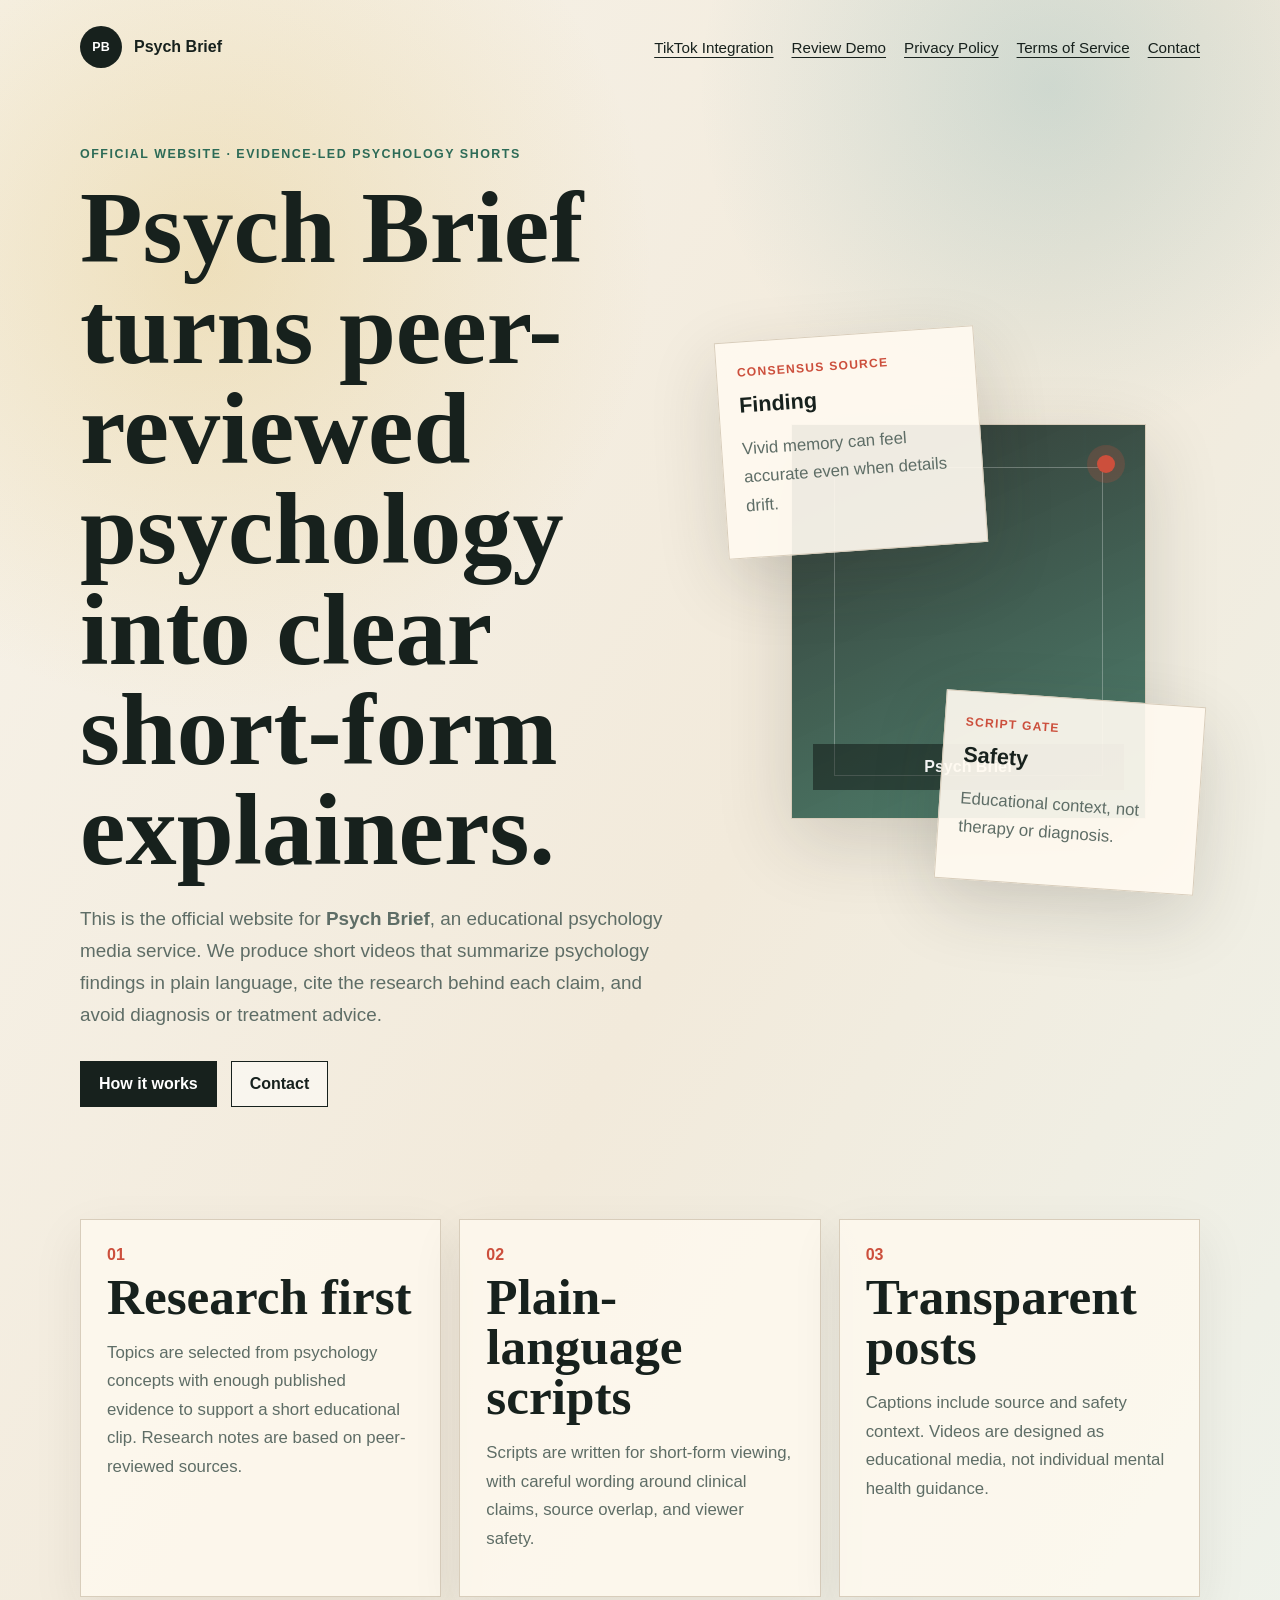
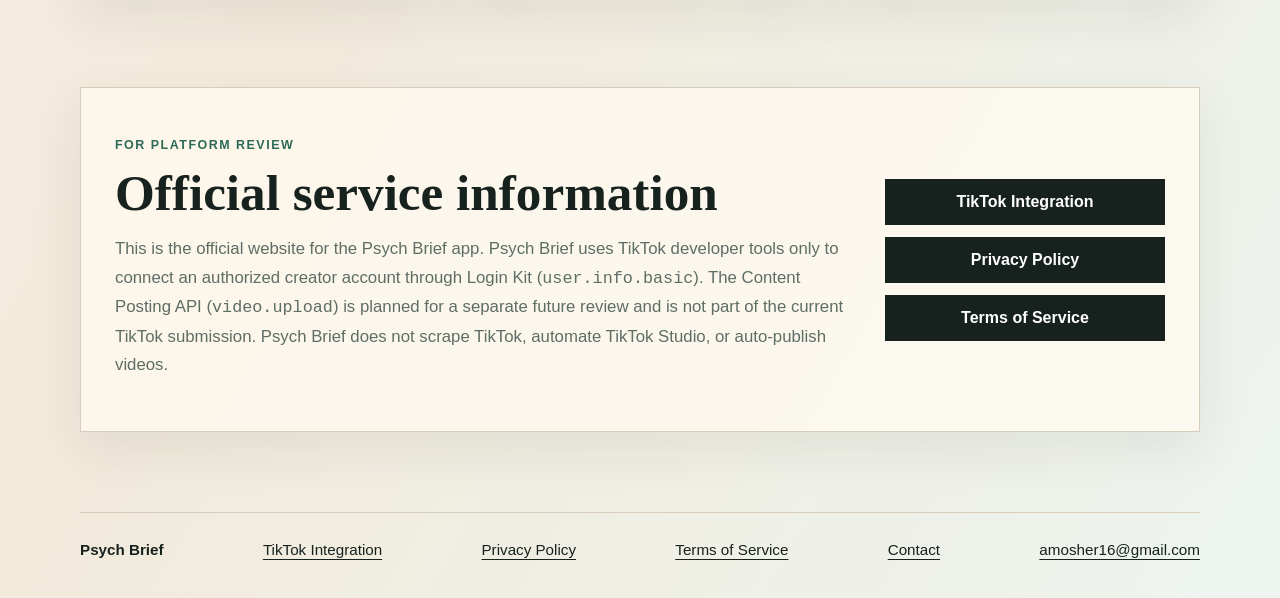
<file: index.html>
<!doctype html>
<html lang="en">
  <head>
    <meta charset="utf-8" />
    <meta name="viewport" content="width=device-width, initial-scale=1" />
    <title>Psych Brief &mdash; Official Website</title>
    <meta
      name="description"
      content="Official website for Psych Brief, an educational psychology media service that creates research-backed short-form explainers with source disclosure and safety context."
    />
    <link rel="canonical" href="https://psychbrief.online/" />
    <link rel="icon" type="image/png" sizes="1024x1024" href="/psychbrief-app-icon.png" />
    <link rel="apple-touch-icon" href="/psychbrief-app-icon.png" />
    <link rel="stylesheet" href="/styles.css" />
  </head>
  <body>
    <header class="site-header">
      <a class="brand" href="/" aria-label="Psych Brief home">
        <span class="brand-mark" aria-hidden="true">PB</span>
        <span>Psych Brief</span>
      </a>
      <nav aria-label="Primary navigation">
        <a href="/tiktok">TikTok Integration</a>
        <a href="/review-demo">Review Demo</a>
        <a href="/privacy">Privacy Policy</a>
        <a href="/terms">Terms of Service</a>
        <a href="/contact">Contact</a>
      </nav>
    </header>

    <main>
      <section class="hero">
        <div class="hero-copy">
          <p class="eyebrow">Official website &middot; Evidence-led psychology shorts</p>
          <h1>Psych Brief turns peer-reviewed psychology into clear short-form explainers.</h1>
          <p>
            This is the official website for <strong>Psych Brief</strong>, an educational psychology
            media service. We produce short videos that summarize psychology findings in plain
            language, cite the research behind each claim, and avoid diagnosis or treatment advice.
          </p>
          <div class="hero-actions">
            <a class="button primary" href="#how-it-works">How it works</a>
            <a class="button secondary" href="/contact">Contact</a>
          </div>
        </div>
        <div class="brief-visual" aria-label="Psych Brief research-to-video workflow">
          <div class="paper-card one">
            <span>Consensus source</span>
            <strong>Finding</strong>
            <p>Vivid memory can feel accurate even when details drift.</p>
          </div>
          <div class="paper-card two">
            <span>Script gate</span>
            <strong>Safety</strong>
            <p>Educational context, not therapy or diagnosis.</p>
          </div>
          <div class="video-frame">
            <div class="caption-bar">Psych Brief</div>
            <div class="pulse-dot"></div>
          </div>
        </div>
      </section>

      <section id="how-it-works" class="section-grid">
        <article>
          <span class="step">01</span>
          <h2>Research first</h2>
          <p>
            Topics are selected from psychology concepts with enough published evidence to support
            a short educational clip. Research notes are based on peer-reviewed sources.
          </p>
        </article>
        <article>
          <span class="step">02</span>
          <h2>Plain-language scripts</h2>
          <p>
            Scripts are written for short-form viewing, with careful wording around clinical claims,
            source overlap, and viewer safety.
          </p>
        </article>
        <article>
          <span class="step">03</span>
          <h2>Transparent posts</h2>
          <p>
            Captions include source and safety context. Videos are designed as educational media,
            not individual mental health guidance.
          </p>
        </article>
      </section>

      <section class="policy-band">
        <div>
          <p class="eyebrow">For platform review</p>
          <h2>Official service information</h2>
          <p>
            This is the official website for the Psych Brief app. Psych Brief uses TikTok developer
            tools only to connect an authorized creator account through Login Kit
            (<code>user.info.basic</code>). The Content Posting API
            (<code>video.upload</code>) is planned for a separate future review and is not part of
            the current TikTok submission. Psych Brief does not scrape TikTok, automate TikTok
            Studio, or auto-publish videos.
          </p>
        </div>
        <div class="policy-links">
          <a href="/tiktok">TikTok Integration</a>
          <a href="/privacy">Privacy Policy</a>
          <a href="/terms">Terms of Service</a>
        </div>
      </section>
    </main>

    <footer>
      <span>Psych Brief</span>
      <a href="/tiktok">TikTok Integration</a>
      <a href="/privacy">Privacy Policy</a>
      <a href="/terms">Terms of Service</a>
      <a href="/contact">Contact</a>
      <a href="mailto:amosher16@gmail.com">amosher16@gmail.com</a>
    </footer>
  </body>
</html>
</file>
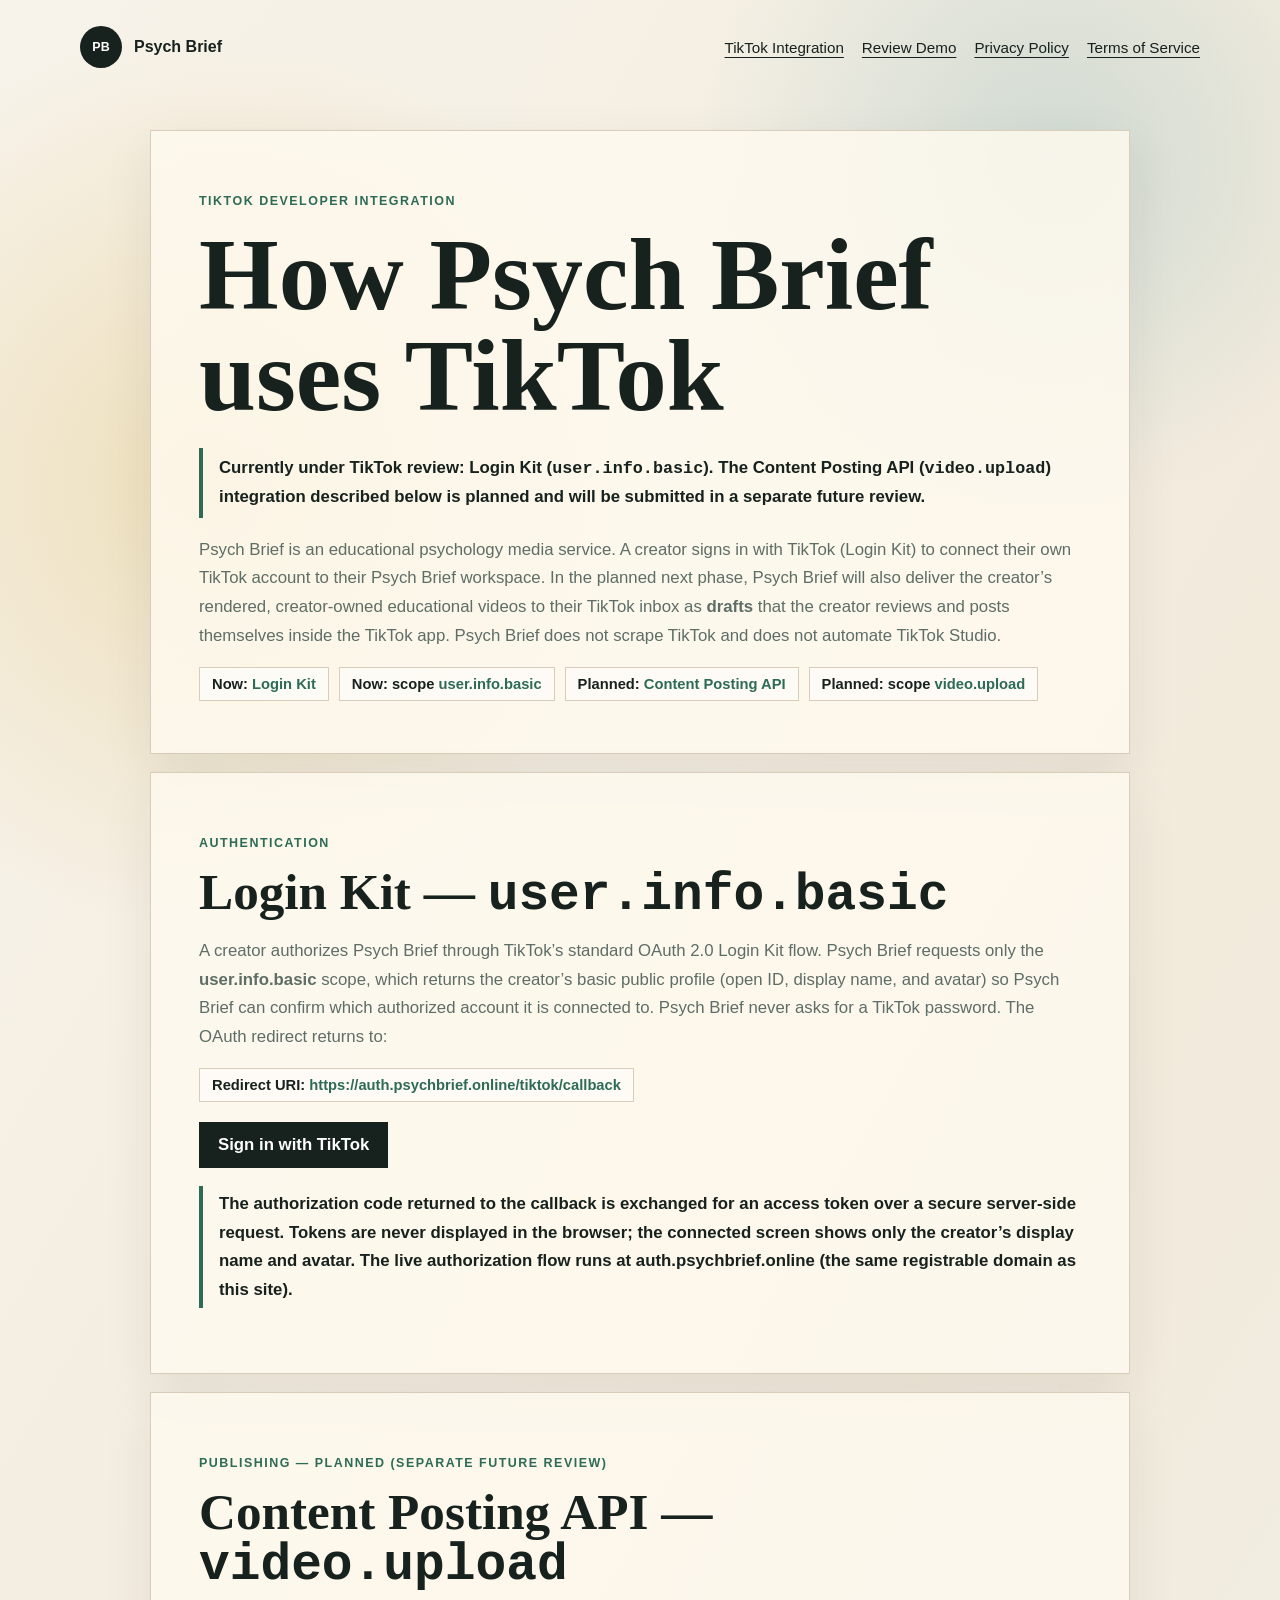
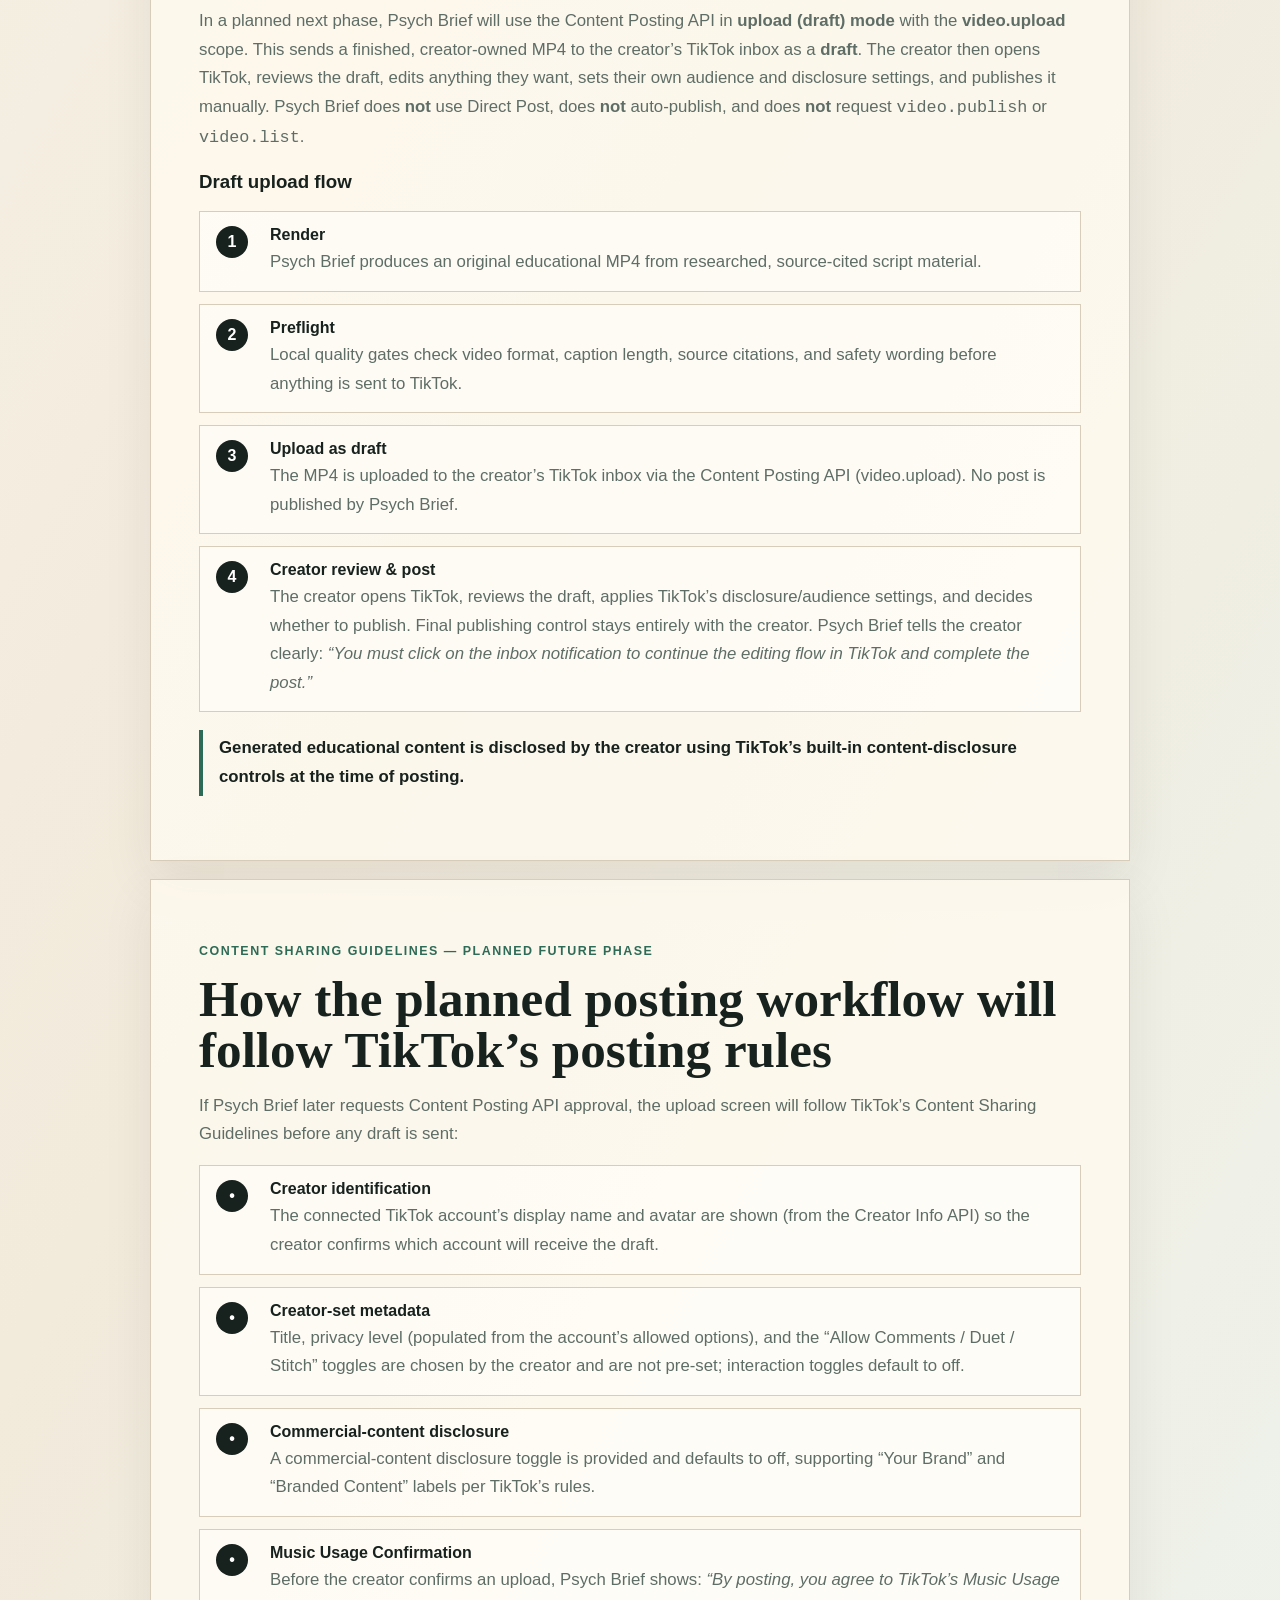
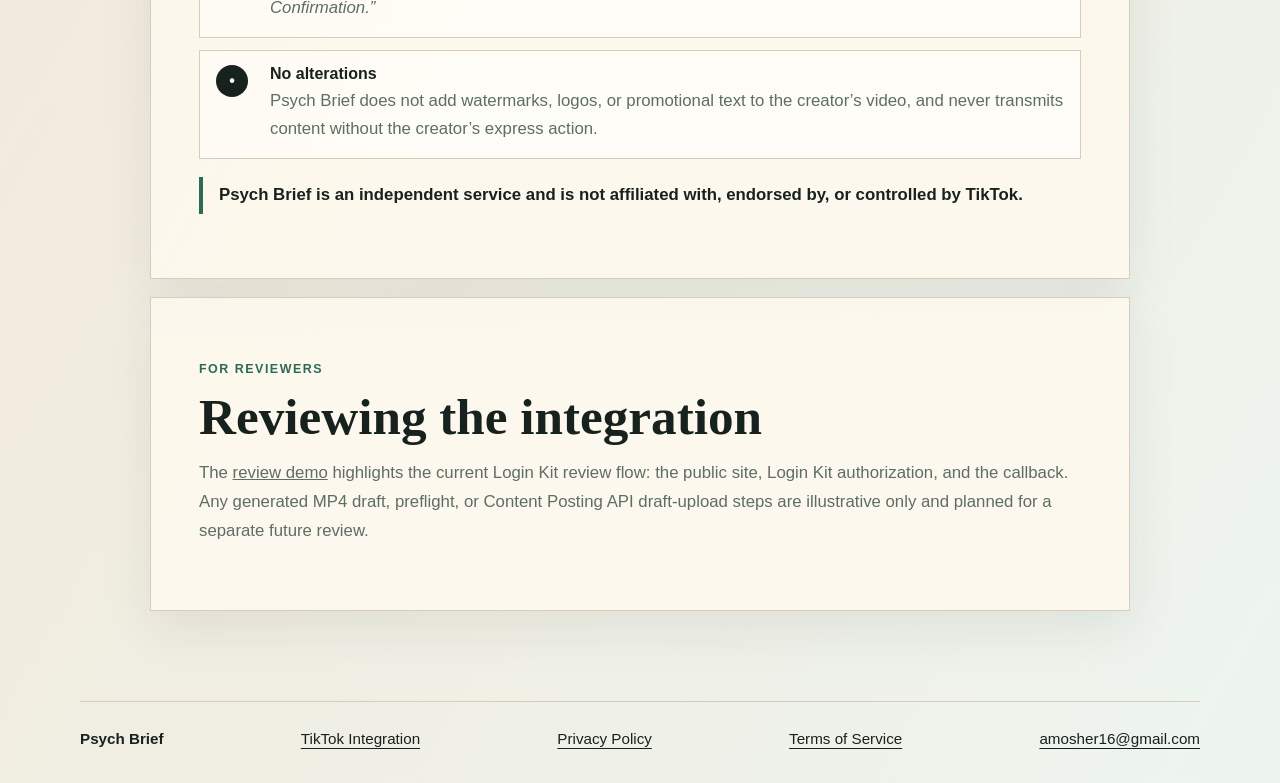
<file: tiktok/index.html>
<!doctype html>
<html lang="en">
  <head>
    <meta charset="utf-8" />
    <meta name="viewport" content="width=device-width, initial-scale=1" />
    <title>TikTok Integration | Psych Brief</title>
    <meta
      name="description"
      content="How Psych Brief uses TikTok Login Kit for user.info.basic authorization, with Content Posting API draft uploads planned for a separate future review."
    />
    <link rel="canonical" href="https://psychbrief.online/tiktok" />
    <link rel="icon" type="image/png" sizes="1024x1024" href="/psychbrief-app-icon.png" />
    <link rel="apple-touch-icon" href="/psychbrief-app-icon.png" />
    <link rel="stylesheet" href="/styles.css" />
    <style>
      .tk-shell { max-width: 980px; margin: 36px auto 90px; }
      .tk-card {
        border: 1px solid var(--line);
        background: rgba(255, 250, 240, 0.82);
        box-shadow: 0 18px 48px rgba(42, 44, 36, 0.08);
        padding: clamp(24px, 5vw, 48px);
      }
      .tk-card + .tk-card { margin-top: 18px; }
      .tk-card h2 { margin-top: 0; }
      .pill-row { display: flex; flex-wrap: wrap; gap: 10px; margin: 16px 0 4px; }
      .pill {
        border: 1px solid var(--line);
        background: rgba(255, 255, 255, 0.55);
        padding: 8px 12px;
        font-weight: 800;
        font-size: 0.92rem;
      }
      .pill strong { color: var(--moss); }
      .flow-steps { list-style: none; padding: 0; margin: 16px 0 0; display: grid; gap: 12px; }
      .flow-steps li {
        display: grid;
        grid-template-columns: 40px 1fr;
        gap: 14px;
        align-items: start;
        border: 1px solid var(--line);
        background: rgba(255, 255, 255, 0.45);
        padding: 14px 16px;
      }
      .flow-steps .n {
        display: grid; place-items: center;
        width: 32px; height: 32px;
        background: var(--ink); color: #fff;
        border-radius: 50%; font-weight: 900;
      }
      .flow-steps p { margin: 4px 0 0; }
      .note {
        border-left: 4px solid var(--moss);
        padding: 4px 0 4px 16px;
        margin-top: 18px;
        color: var(--ink);
        font-weight: 700;
      }
    </style>
  </head>
  <body>
    <header class="site-header">
      <a class="brand" href="/" aria-label="Psych Brief home">
        <span class="brand-mark" aria-hidden="true">PB</span>
        <span>Psych Brief</span>
      </a>
      <nav aria-label="Primary navigation">
        <a href="/tiktok">TikTok Integration</a>
        <a href="/review-demo">Review Demo</a>
        <a href="/privacy">Privacy Policy</a>
        <a href="/terms">Terms of Service</a>
      </nav>
    </header>

    <main class="tk-shell">
      <section class="tk-card">
        <p class="eyebrow">TikTok developer integration</p>
        <h1>How Psych Brief uses TikTok</h1>
        <p class="note" style="border-left:4px solid var(--moss);padding:6px 0 6px 16px;margin:0 0 18px;font-weight:700;color:var(--ink);">
          Currently under TikTok review: <strong>Login Kit</strong> (<code>user.info.basic</code>).
          The <strong>Content Posting API</strong> (<code>video.upload</code>) integration described
          below is <strong>planned</strong> and will be submitted in a separate future review.
        </p>
        <p>
          Psych Brief is an educational psychology media service. A creator signs in with TikTok
          (Login Kit) to connect their own TikTok account to their Psych Brief workspace. In the
          planned next phase, Psych Brief will also deliver the creator&rsquo;s rendered, creator-owned
          educational videos to their TikTok inbox as <strong>drafts</strong> that the creator reviews
          and posts themselves inside the TikTok app. Psych Brief does not scrape TikTok and does not
          automate TikTok Studio.
        </p>
        <div class="pill-row">
          <span class="pill">Now: <strong>Login Kit</strong></span>
          <span class="pill">Now: scope <strong>user.info.basic</strong></span>
          <span class="pill">Planned: <strong>Content Posting API</strong></span>
          <span class="pill">Planned: scope <strong>video.upload</strong></span>
        </div>
      </section>

      <section class="tk-card" id="login-kit">
        <p class="eyebrow">Authentication</p>
        <h2>Login Kit &mdash; <code>user.info.basic</code></h2>
        <p>
          A creator authorizes Psych Brief through TikTok&rsquo;s standard OAuth 2.0 Login Kit flow.
          Psych Brief requests only the <strong>user.info.basic</strong> scope, which returns the
          creator&rsquo;s basic public profile (open ID, display name, and avatar) so Psych Brief can
          confirm which authorized account it is connected to. Psych Brief never asks for a TikTok
          password. The OAuth redirect returns to:
        </p>
        <div class="pill-row">
          <span class="pill">Redirect URI: <strong>https://auth.psychbrief.online/tiktok/callback</strong></span>
        </div>
        <p style="margin:20px 0 6px;">
          <a class="button primary" href="https://auth.psychbrief.online/tiktok/login">Sign in with TikTok</a>
        </p>
        <p class="note">
          The authorization code returned to the callback is exchanged for an access token over a
          secure server-side request. Tokens are never displayed in the browser; the connected screen
          shows only the creator&rsquo;s display name and avatar. The live authorization flow runs at
          <strong>auth.psychbrief.online</strong> (the same registrable domain as this site).
        </p>
      </section>

      <section class="tk-card" id="content-posting">
        <p class="eyebrow">Publishing &mdash; planned (separate future review)</p>
        <h2>Content Posting API &mdash; <code>video.upload</code></h2>
        <p>
          In a planned next phase, Psych Brief will use the Content Posting API in
          <strong>upload (draft) mode</strong> with the <strong>video.upload</strong> scope. This sends
          a finished, creator-owned MP4 to the
          creator&rsquo;s TikTok inbox as a <strong>draft</strong>. The creator then opens TikTok,
          reviews the draft, edits anything they want, sets their own audience and disclosure
          settings, and publishes it manually. Psych Brief does <strong>not</strong> use Direct Post,
          does <strong>not</strong> auto-publish, and does <strong>not</strong> request
          <code>video.publish</code> or <code>video.list</code>.
        </p>
        <h3>Draft upload flow</h3>
        <ol class="flow-steps">
          <li>
            <span class="n">1</span>
            <div>
              <strong>Render</strong>
              <p>Psych Brief produces an original educational MP4 from researched, source-cited script material.</p>
            </div>
          </li>
          <li>
            <span class="n">2</span>
            <div>
              <strong>Preflight</strong>
              <p>Local quality gates check video format, caption length, source citations, and safety wording before anything is sent to TikTok.</p>
            </div>
          </li>
          <li>
            <span class="n">3</span>
            <div>
              <strong>Upload as draft</strong>
              <p>The MP4 is uploaded to the creator&rsquo;s TikTok inbox via the Content Posting API (video.upload). No post is published by Psych Brief.</p>
            </div>
          </li>
          <li>
            <span class="n">4</span>
            <div>
              <strong>Creator review &amp; post</strong>
              <p>The creator opens TikTok, reviews the draft, applies TikTok&rsquo;s disclosure/audience settings, and decides whether to publish. Final publishing control stays entirely with the creator. Psych Brief tells the creator clearly: <em>&ldquo;You must click on the inbox notification to continue the editing flow in TikTok and complete the post.&rdquo;</em></p>
            </div>
          </li>
        </ol>
        <p class="note">
          Generated educational content is disclosed by the creator using TikTok&rsquo;s built-in
          content-disclosure controls at the time of posting.
        </p>
      </section>

      <section class="tk-card" id="compliance">
        <p class="eyebrow">Content Sharing Guidelines &mdash; planned future phase</p>
        <h2>How the planned posting workflow will follow TikTok&rsquo;s posting rules</h2>
        <p>
          If Psych Brief later requests Content Posting API approval, the upload screen will follow
          TikTok&rsquo;s Content Sharing Guidelines before any draft is sent:
        </p>
        <ul class="flow-steps">
          <li><span class="n">&bull;</span><div><strong>Creator identification</strong><p>The connected TikTok account&rsquo;s display name and avatar are shown (from the Creator Info API) so the creator confirms which account will receive the draft.</p></div></li>
          <li><span class="n">&bull;</span><div><strong>Creator-set metadata</strong><p>Title, privacy level (populated from the account&rsquo;s allowed options), and the &ldquo;Allow Comments / Duet / Stitch&rdquo; toggles are chosen by the creator and are not pre-set; interaction toggles default to off.</p></div></li>
          <li><span class="n">&bull;</span><div><strong>Commercial-content disclosure</strong><p>A commercial-content disclosure toggle is provided and defaults to off, supporting &ldquo;Your Brand&rdquo; and &ldquo;Branded Content&rdquo; labels per TikTok&rsquo;s rules.</p></div></li>
          <li><span class="n">&bull;</span><div><strong>Music Usage Confirmation</strong><p>Before the creator confirms an upload, Psych Brief shows: <em>&ldquo;By posting, you agree to TikTok&rsquo;s Music Usage Confirmation.&rdquo;</em></p></div></li>
          <li><span class="n">&bull;</span><div><strong>No alterations</strong><p>Psych Brief does not add watermarks, logos, or promotional text to the creator&rsquo;s video, and never transmits content without the creator&rsquo;s express action.</p></div></li>
        </ul>
        <p class="note">
          Psych Brief is an independent service and is not affiliated with, endorsed by, or controlled
          by TikTok.
        </p>
      </section>

      <section class="tk-card">
        <p class="eyebrow">For reviewers</p>
        <h2>Reviewing the integration</h2>
        <p>
          The <a href="/review-demo">review demo</a> highlights the current Login Kit review flow:
          the public site, Login Kit authorization, and the callback. Any generated MP4 draft,
          preflight, or Content Posting API draft-upload steps are illustrative only and planned for
          a separate future review.
        </p>
      </section>
    </main>

    <footer>
      <span>Psych Brief</span>
      <a href="/tiktok">TikTok Integration</a>
      <a href="/privacy">Privacy Policy</a>
      <a href="/terms">Terms of Service</a>
      <a href="mailto:amosher16@gmail.com">amosher16@gmail.com</a>
    </footer>
  </body>
</html>
</file>
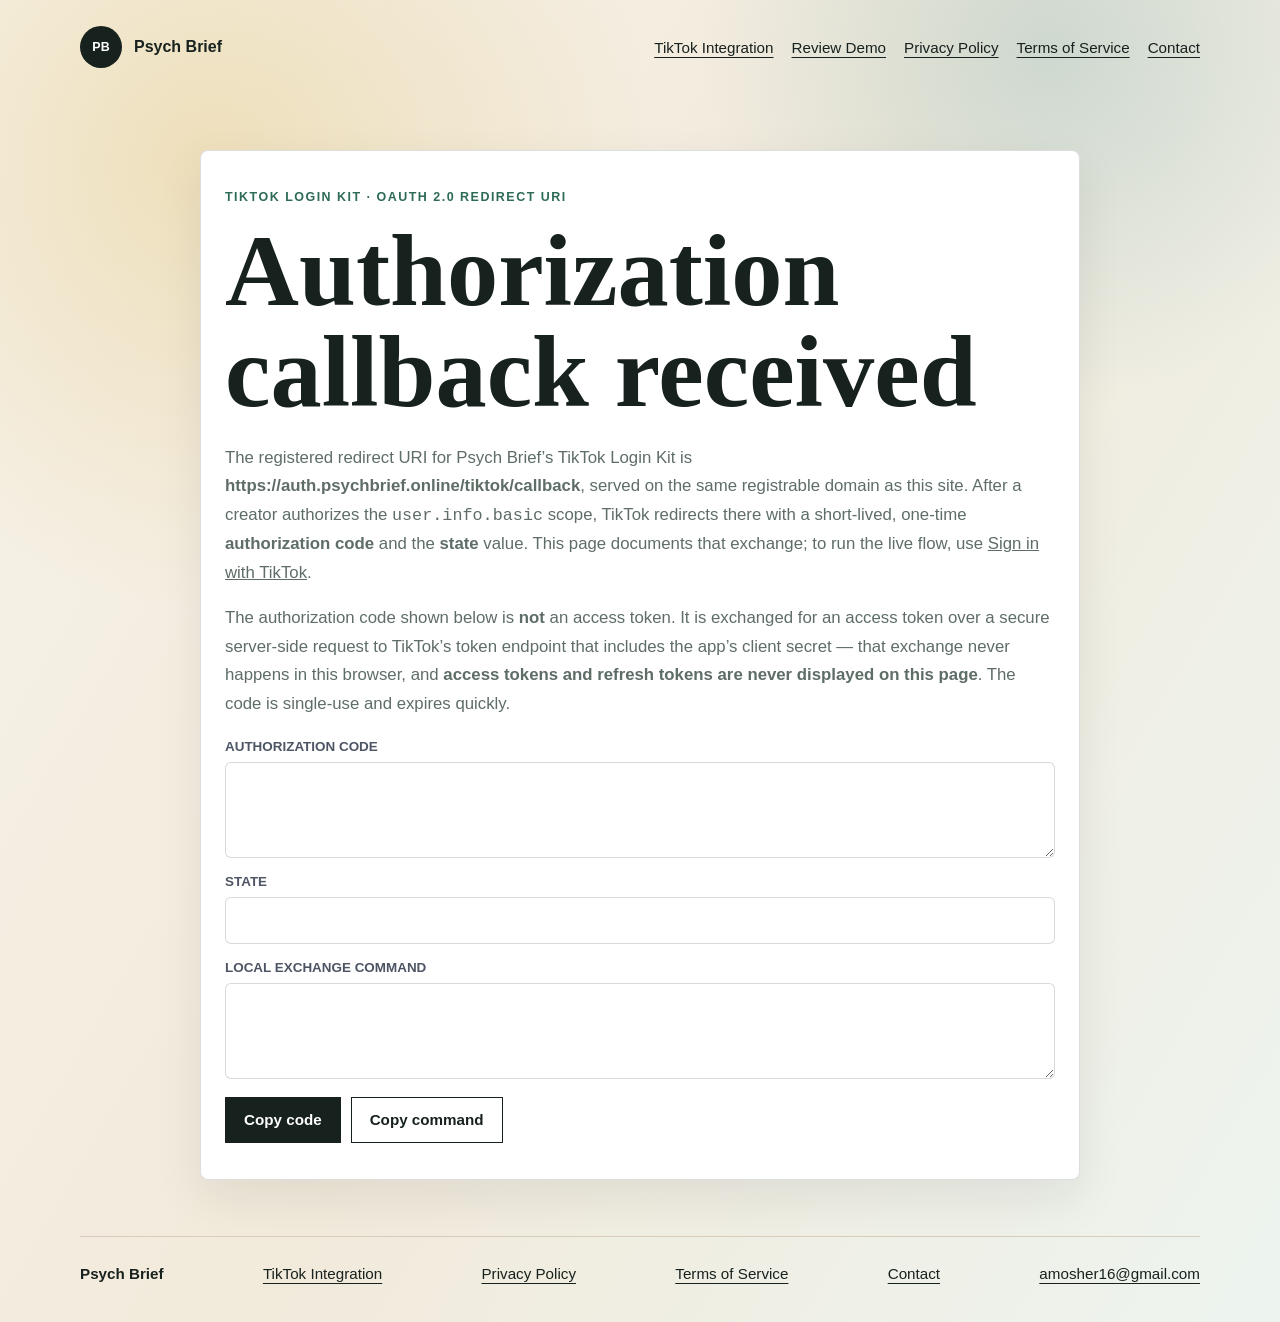
<file: tiktok/callback/index.html>
<!doctype html>
<html lang="en">
  <head>
    <meta charset="utf-8" />
    <meta name="viewport" content="width=device-width, initial-scale=1" />
    <title>TikTok OAuth Callback | Psych Brief</title>
    <meta name="description" content="Psych Brief TikTok Login Kit OAuth callback. The one-time authorization code is exchanged for an access token over a secure server-side request; tokens are never shown in the browser." />
    <link rel="canonical" href="https://psychbrief.online/tiktok/callback" />
    <link rel="icon" type="image/png" sizes="1024x1024" href="/psychbrief-app-icon.png" />
    <link rel="apple-touch-icon" href="/psychbrief-app-icon.png" />
    <link rel="stylesheet" href="/styles.css" />
    <style>
      .callback-shell {
        max-width: 920px;
        margin: 0 auto;
        padding: 56px 20px;
      }

      .callback-panel {
        border: 1px solid rgba(20, 24, 31, 0.14);
        border-radius: 8px;
        background: #ffffff;
        padding: 24px;
        box-shadow: 0 18px 48px rgba(20, 24, 31, 0.08);
      }

      .callback-grid {
        display: grid;
        gap: 16px;
        margin-top: 20px;
      }

      .field-block {
        display: grid;
        gap: 8px;
      }

      .field-block label {
        color: #4d5564;
        font-size: 0.84rem;
        font-weight: 700;
        text-transform: uppercase;
      }

      .field-block textarea,
      .field-block input {
        width: 100%;
        box-sizing: border-box;
        border: 1px solid rgba(20, 24, 31, 0.16);
        border-radius: 6px;
        color: #1a1f2b;
        font: 0.92rem/1.45 ui-monospace, SFMono-Regular, Consolas, "Liberation Mono", monospace;
        padding: 12px;
      }

      .field-block textarea {
        min-height: 96px;
        resize: vertical;
      }

      .button-row {
        display: flex;
        flex-wrap: wrap;
        gap: 10px;
        margin-top: 18px;
      }

      .button-row button {
        min-height: 46px;
        border: 1px solid #17211d;
        border-radius: 0;
        cursor: pointer;
        font: 800 0.95rem/1 "Aptos", "Segoe UI", sans-serif;
        padding: 0 18px;
      }

      .primary-button {
        color: #ffffff;
        background: #17211d;
      }

      .secondary-button {
        color: #17211d;
        background: rgba(255, 255, 255, 0.55);
      }

      .status-line {
        color: #4d5564;
        margin: 12px 0 0;
      }

      .error-text {
        color: #a52222;
        font-weight: 700;
      }
    </style>
  </head>
  <body>
    <header class="site-header">
      <a class="brand" href="/" aria-label="Psych Brief home">
        <span class="brand-mark" aria-hidden="true">PB</span>
        <span>Psych Brief</span>
      </a>
      <nav aria-label="Primary navigation">
        <a href="/tiktok">TikTok Integration</a>
        <a href="/review-demo">Review Demo</a>
        <a href="/privacy">Privacy Policy</a>
        <a href="/terms">Terms of Service</a>
        <a href="/contact">Contact</a>
      </nav>
    </header>

    <main class="callback-shell">
      <section class="callback-panel" aria-labelledby="callback-title">
        <p class="eyebrow">TikTok Login Kit &middot; OAuth 2.0 redirect URI</p>
        <h1 id="callback-title">Authorization callback received</h1>
        <p class="lead">
          The registered redirect URI for Psych Brief&rsquo;s TikTok Login Kit is
          <strong>https://auth.psychbrief.online/tiktok/callback</strong>, served on the same
          registrable domain as this site. After a creator authorizes the
          <code>user.info.basic</code> scope, TikTok redirects there with a short-lived, one-time
          <strong>authorization code</strong> and the <strong>state</strong> value. This page
          documents that exchange; to run the live flow, use
          <a href="https://auth.psychbrief.online/tiktok/login">Sign in with TikTok</a>.
        </p>
        <p class="lead">
          The authorization code shown below is <strong>not</strong> an access token. It is exchanged
          for an access token over a secure server-side request to TikTok&rsquo;s token endpoint that
          includes the app&rsquo;s client secret &mdash; that exchange never happens in this browser, and
          <strong>access tokens and refresh tokens are never displayed on this page</strong>. The code
          is single-use and expires quickly.
        </p>

        <div id="error" class="status-line error-text" hidden></div>

        <div class="callback-grid">
          <div class="field-block">
            <label for="code">Authorization code</label>
            <textarea id="code" readonly></textarea>
          </div>
          <div class="field-block">
            <label for="state">State</label>
            <input id="state" readonly />
          </div>
          <div class="field-block">
            <label for="command">Local exchange command</label>
            <textarea id="command" readonly></textarea>
          </div>
        </div>

        <div class="button-row">
          <button class="primary-button" id="copy-code" type="button">Copy code</button>
          <button class="secondary-button" id="copy-command" type="button">Copy command</button>
        </div>
        <p class="status-line" id="copy-status" role="status"></p>
      </section>
    </main>

    <footer>
      <span>Psych Brief</span>
      <a href="/tiktok">TikTok Integration</a>
      <a href="/privacy">Privacy Policy</a>
      <a href="/terms">Terms of Service</a>
      <a href="/contact">Contact</a>
      <a href="mailto:amosher16@gmail.com">amosher16@gmail.com</a>
    </footer>

    <script>
      const params = new URLSearchParams(window.location.search);
      const code = params.get("code") || "";
      const state = params.get("state") || "";
      const error = params.get("error") || "";
      const errorDescription = params.get("error_description") || "";
      const command = code
        ? `bun run psychbrief:tiktok-auth -- --exchange-code=${encodeURIComponent(code)} --write-env`
        : "";

      document.getElementById("code").value = code;
      document.getElementById("state").value = state;
      document.getElementById("command").value = command;

      if (error) {
        const errorNode = document.getElementById("error");
        errorNode.hidden = false;
        errorNode.textContent = errorDescription ? `${error}: ${errorDescription}` : error;
      }

      async function copy(value, label) {
        const status = document.getElementById("copy-status");
        if (!value) {
          status.textContent = `No ${label} is available to copy.`;
          return;
        }
        await navigator.clipboard.writeText(value);
        status.textContent = `${label} copied.`;
      }

      document.getElementById("copy-code").addEventListener("click", () => copy(code, "Code"));
      document.getElementById("copy-command").addEventListener("click", () => copy(command, "Command"));
    </script>
  </body>
</html>
</file>
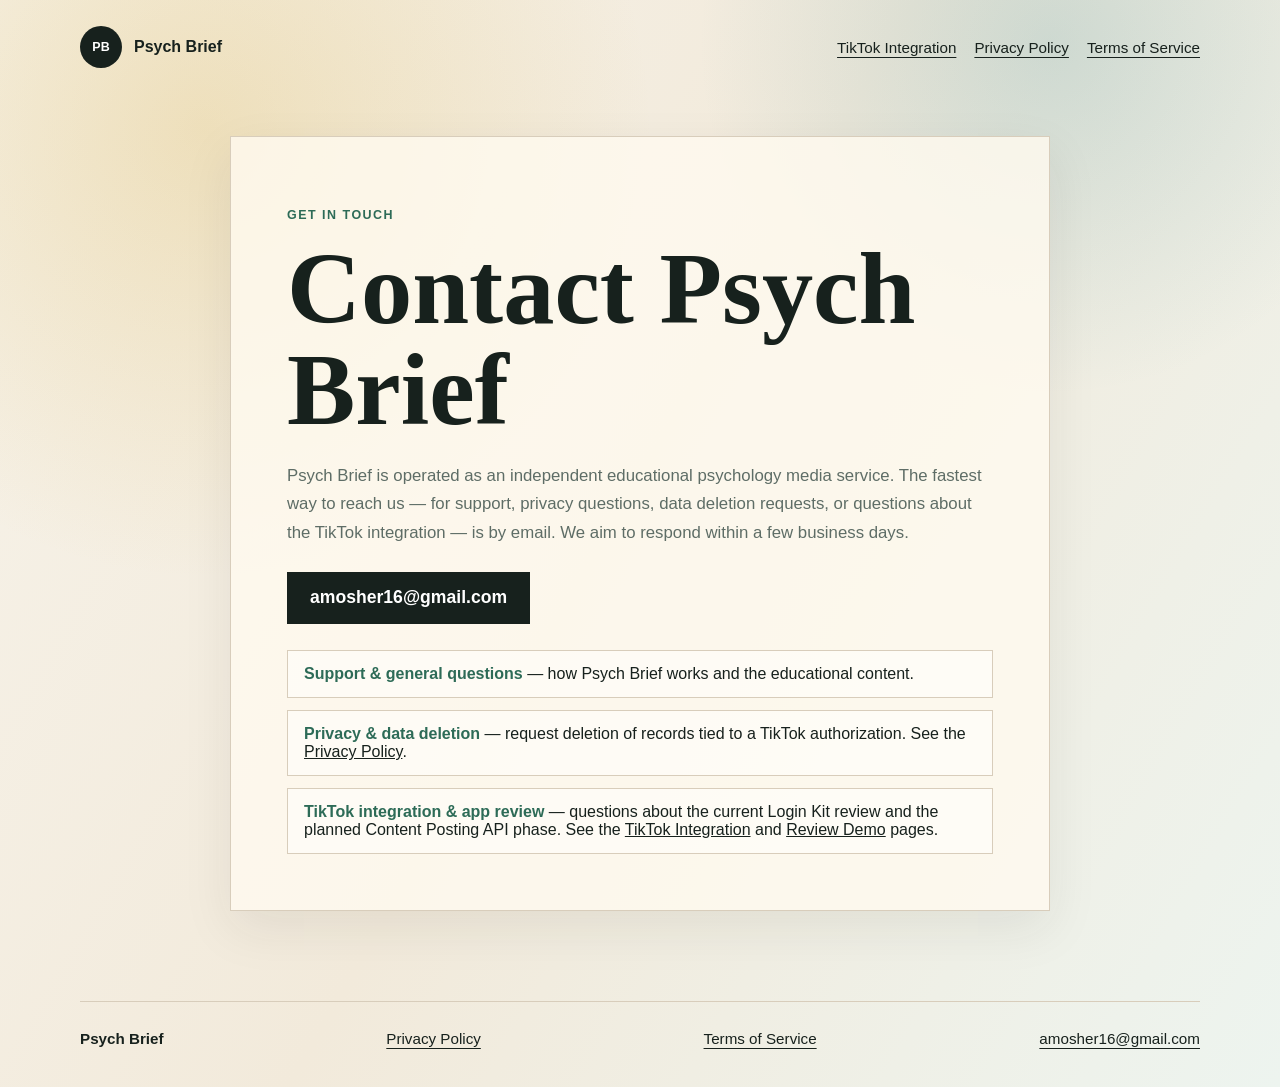
<file: contact.html>
<!doctype html>
<html lang="en">
  <head>
    <meta charset="utf-8" />
    <meta name="viewport" content="width=device-width, initial-scale=1" />
    <title>Contact | Psych Brief</title>
    <meta
      name="description"
      content="Contact Psych Brief by email for support, privacy questions, data deletion requests, and TikTok integration review."
    />
    <link rel="canonical" href="https://psychbrief.online/contact" />
    <link rel="icon" type="image/png" sizes="1024x1024" href="/psychbrief-app-icon.png" />
    <link rel="apple-touch-icon" href="/psychbrief-app-icon.png" />
    <link rel="stylesheet" href="/styles.css" />
    <style>
      .contact-shell { max-width: 820px; margin: 42px auto 90px; }
      .contact-card {
        border: 1px solid var(--line);
        background: rgba(255, 250, 240, 0.82);
        box-shadow: 0 18px 48px rgba(42, 44, 36, 0.08);
        padding: clamp(28px, 5vw, 56px);
      }
      .contact-email {
        display: inline-flex;
        align-items: center;
        min-height: 52px;
        margin-top: 8px;
        padding: 0 22px;
        border: 1px solid var(--ink);
        background: var(--ink);
        color: #fff;
        font-weight: 900;
        font-size: 1.1rem;
        text-decoration: none;
      }
      .reasons { list-style: none; padding: 0; margin: 26px 0 0; display: grid; gap: 12px; }
      .reasons li {
        border: 1px solid var(--line);
        background: rgba(255, 255, 255, 0.45);
        padding: 14px 16px;
      }
      .reasons strong { color: var(--moss); }
    </style>
  </head>
  <body>
    <header class="site-header">
      <a class="brand" href="/" aria-label="Psych Brief home">
        <span class="brand-mark" aria-hidden="true">PB</span>
        <span>Psych Brief</span>
      </a>
      <nav aria-label="Primary navigation">
        <a href="/tiktok">TikTok Integration</a>
        <a href="/privacy">Privacy Policy</a>
        <a href="/terms">Terms of Service</a>
      </nav>
    </header>

    <main class="contact-shell">
      <section class="contact-card">
        <p class="eyebrow">Get in touch</p>
        <h1>Contact Psych Brief</h1>
        <p>
          Psych Brief is operated as an independent educational psychology media service. The fastest
          way to reach us &mdash; for support, privacy questions, data deletion requests, or questions
          about the TikTok integration &mdash; is by email. We aim to respond within a few business days.
        </p>
        <p>
          <a class="contact-email" href="mailto:amosher16@gmail.com?subject=Psych%20Brief%20inquiry">amosher16@gmail.com</a>
        </p>

        <ul class="reasons">
          <li><strong>Support &amp; general questions</strong> &mdash; how Psych Brief works and the educational content.</li>
          <li><strong>Privacy &amp; data deletion</strong> &mdash; request deletion of records tied to a TikTok authorization. See the <a href="/privacy">Privacy Policy</a>.</li>
          <li><strong>TikTok integration &amp; app review</strong> &mdash; questions about the current Login Kit review and the planned Content Posting API phase. See the <a href="/tiktok">TikTok Integration</a> and <a href="/review-demo">Review Demo</a> pages.</li>
        </ul>
      </section>
    </main>

    <footer>
      <span>Psych Brief</span>
      <a href="/privacy">Privacy Policy</a>
      <a href="/terms">Terms of Service</a>
      <a href="mailto:amosher16@gmail.com">amosher16@gmail.com</a>
    </footer>
  </body>
</html>
</file>
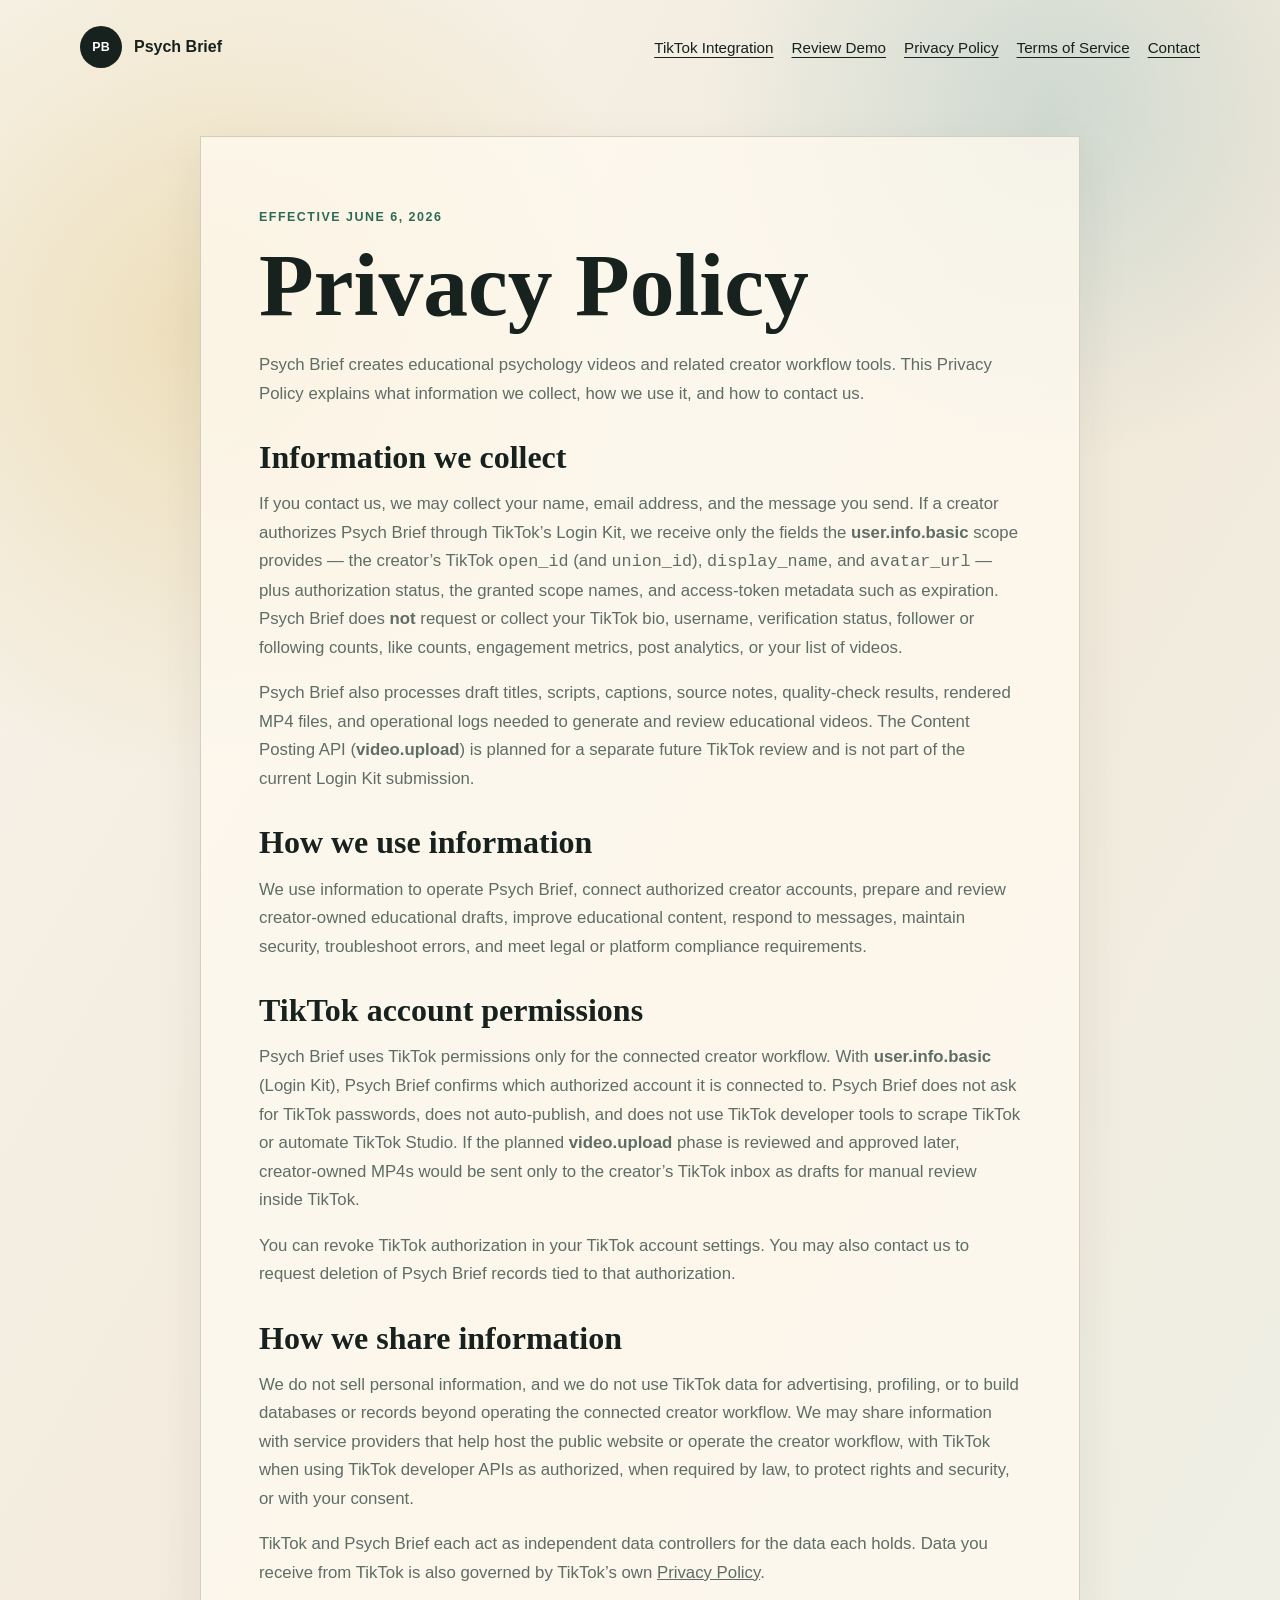
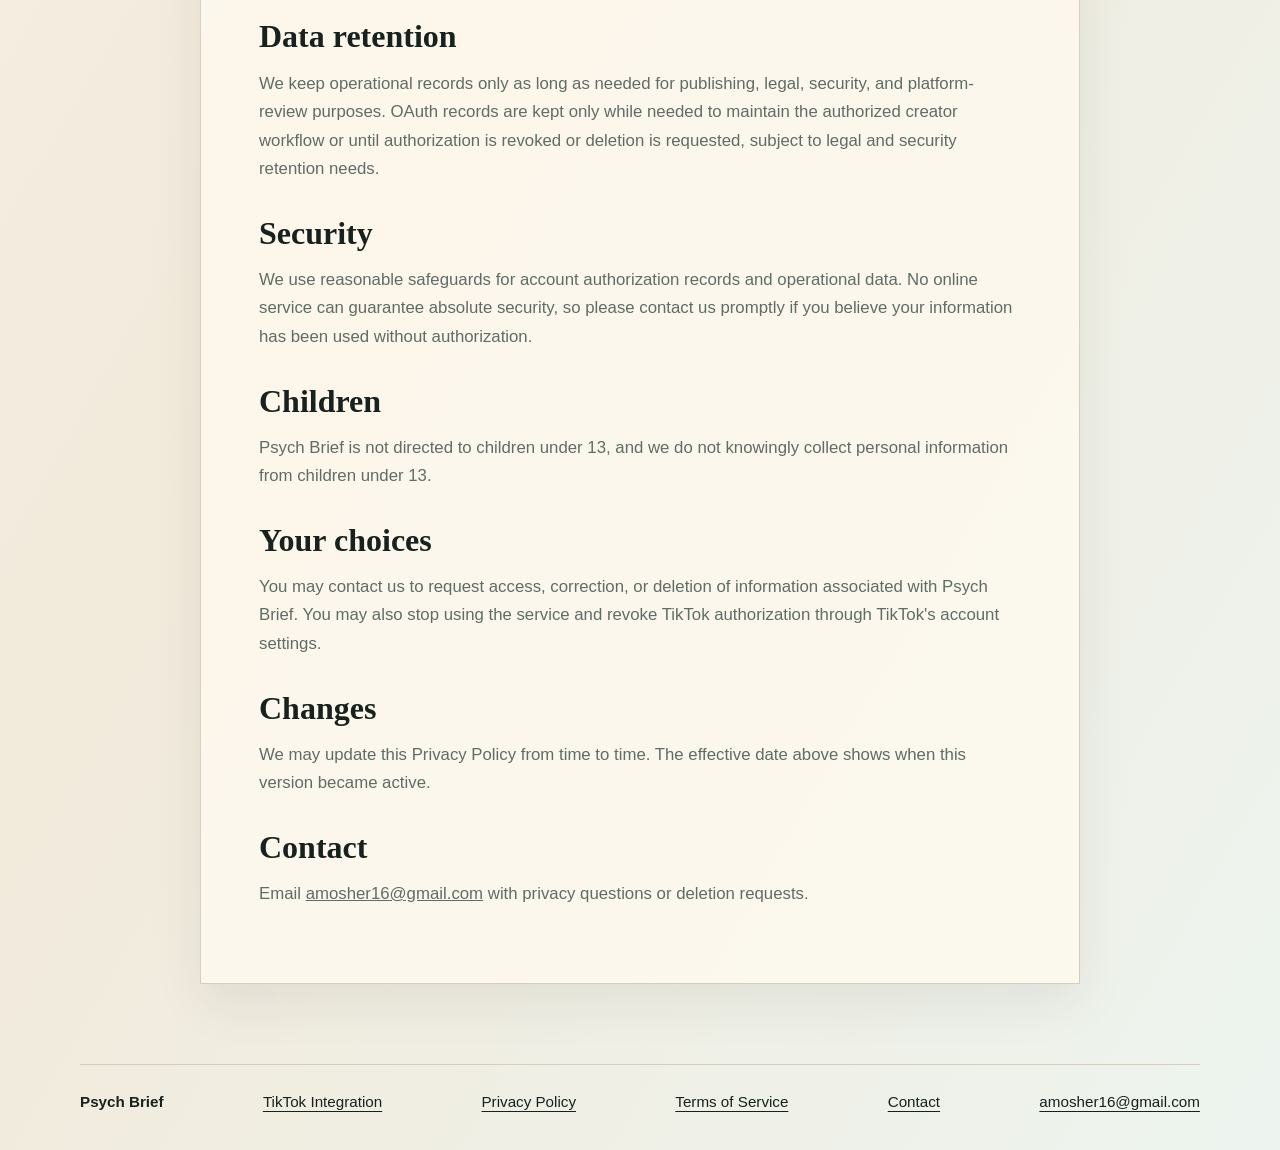
<file: privacy.html>
<!doctype html>
<html lang="en">
  <head>
    <meta charset="utf-8" />
    <meta name="viewport" content="width=device-width, initial-scale=1" />
    <title>Privacy Policy | Psych Brief</title>
    <meta
      name="description"
      content="Privacy Policy for Psych Brief, an educational psychology media and creator workflow."
    />
    <link rel="canonical" href="https://psychbrief.online/privacy" />
    <link rel="icon" type="image/png" sizes="1024x1024" href="/psychbrief-app-icon.png" />
    <link rel="apple-touch-icon" href="/psychbrief-app-icon.png" />
    <link rel="stylesheet" href="/styles.css" />
  </head>
  <body>
    <header class="site-header">
      <a class="brand" href="/" aria-label="Psych Brief home">
        <span class="brand-mark" aria-hidden="true">PB</span>
        <span>Psych Brief</span>
      </a>
      <nav aria-label="Primary navigation">
        <a href="/tiktok">TikTok Integration</a>
        <a href="/review-demo">Review Demo</a>
        <a aria-current="page" href="/privacy">Privacy Policy</a>
        <a href="/terms">Terms of Service</a>
        <a href="/contact">Contact</a>
      </nav>
    </header>

    <main class="legal">
      <p class="eyebrow">Effective June 6, 2026</p>
      <h1>Privacy Policy</h1>
      <p>
        Psych Brief creates educational psychology videos and related creator workflow tools. This
        Privacy Policy explains what information we collect, how we use it, and how to contact us.
      </p>

      <h2>Information we collect</h2>
      <p>
        If you contact us, we may collect your name, email address, and the message you send. If a
        creator authorizes Psych Brief through TikTok&rsquo;s Login Kit, we receive only the fields the
        <strong>user.info.basic</strong> scope provides &mdash; the creator&rsquo;s TikTok
        <code>open_id</code> (and <code>union_id</code>), <code>display_name</code>, and
        <code>avatar_url</code> &mdash; plus authorization status, the granted scope names, and
        access-token metadata such as expiration. Psych Brief does <strong>not</strong> request or
        collect your TikTok bio, username, verification status, follower or following counts, like
        counts, engagement metrics, post analytics, or your list of videos.
      </p>
      <p>
        Psych Brief also processes draft titles, scripts, captions, source notes, quality-check
        results, rendered MP4 files, and operational logs needed to generate and review educational
        videos. The Content Posting API (<strong>video.upload</strong>) is planned for a separate
        future TikTok review and is not part of the current Login Kit submission.
      </p>

      <h2>How we use information</h2>
      <p>
        We use information to operate Psych Brief, connect authorized creator accounts, prepare and
        review creator-owned educational drafts, improve educational content, respond to messages,
        maintain security, troubleshoot errors, and meet legal or platform compliance requirements.
      </p>

      <h2>TikTok account permissions</h2>
      <p>
        Psych Brief uses TikTok permissions only for the connected creator workflow. With
        <strong>user.info.basic</strong> (Login Kit), Psych Brief confirms which authorized account it
        is connected to. Psych Brief does not ask for TikTok passwords, does not auto-publish, and
        does not use TikTok developer tools to scrape TikTok or automate TikTok Studio. If the
        planned <strong>video.upload</strong> phase is reviewed and approved later, creator-owned
        MP4s would be sent only to the creator&rsquo;s TikTok inbox as drafts for manual review inside
        TikTok.
      </p>
      <p>
        You can revoke TikTok authorization in your TikTok account settings. You may also contact us
        to request deletion of Psych Brief records tied to that authorization.
      </p>

      <h2>How we share information</h2>
      <p>
        We do not sell personal information, and we do not use TikTok data for advertising, profiling,
        or to build databases or records beyond operating the connected creator workflow. We may share
        information with service providers that help host the public website or operate the creator
        workflow, with TikTok when using TikTok developer APIs as authorized, when required by law, to
        protect rights and security, or with your consent.
      </p>
      <p>
        TikTok and Psych Brief each act as independent data controllers for the data each holds. Data
        you receive from TikTok is also governed by TikTok&rsquo;s own
        <a href="https://www.tiktok.com/legal/privacy-policy/en" rel="noopener" target="_blank">Privacy Policy</a>.
      </p>

      <h2>Data retention</h2>
      <p>
        We keep operational records only as long as needed for publishing, legal, security,
        and platform-review purposes. OAuth records are kept only while needed to maintain the
        authorized creator workflow or until authorization is revoked or deletion is requested, subject
        to legal and security retention needs.
      </p>

      <h2>Security</h2>
      <p>
        We use reasonable safeguards for account authorization records and operational data. No online
        service can guarantee absolute security, so please contact us promptly if you believe your
        information has been used without authorization.
      </p>

      <h2>Children</h2>
      <p>
        Psych Brief is not directed to children under 13, and we do not knowingly collect personal
        information from children under 13.
      </p>

      <h2>Your choices</h2>
      <p>
        You may contact us to request access, correction, or deletion of information associated with
        Psych Brief. You may also stop using the service and revoke TikTok authorization through
        TikTok's account settings.
      </p>

      <h2>Changes</h2>
      <p>
        We may update this Privacy Policy from time to time. The effective date above shows when this
        version became active.
      </p>

      <h2>Contact</h2>
      <p>
        Email <a href="mailto:amosher16@gmail.com">amosher16@gmail.com</a> with privacy questions or
        deletion requests.
      </p>
    </main>

    <footer>
      <span>Psych Brief</span>
      <a href="/tiktok">TikTok Integration</a>
      <a href="/privacy">Privacy Policy</a>
      <a href="/terms">Terms of Service</a>
      <a href="/contact">Contact</a>
      <a href="mailto:amosher16@gmail.com">amosher16@gmail.com</a>
    </footer>
  </body>
</html>
</file>
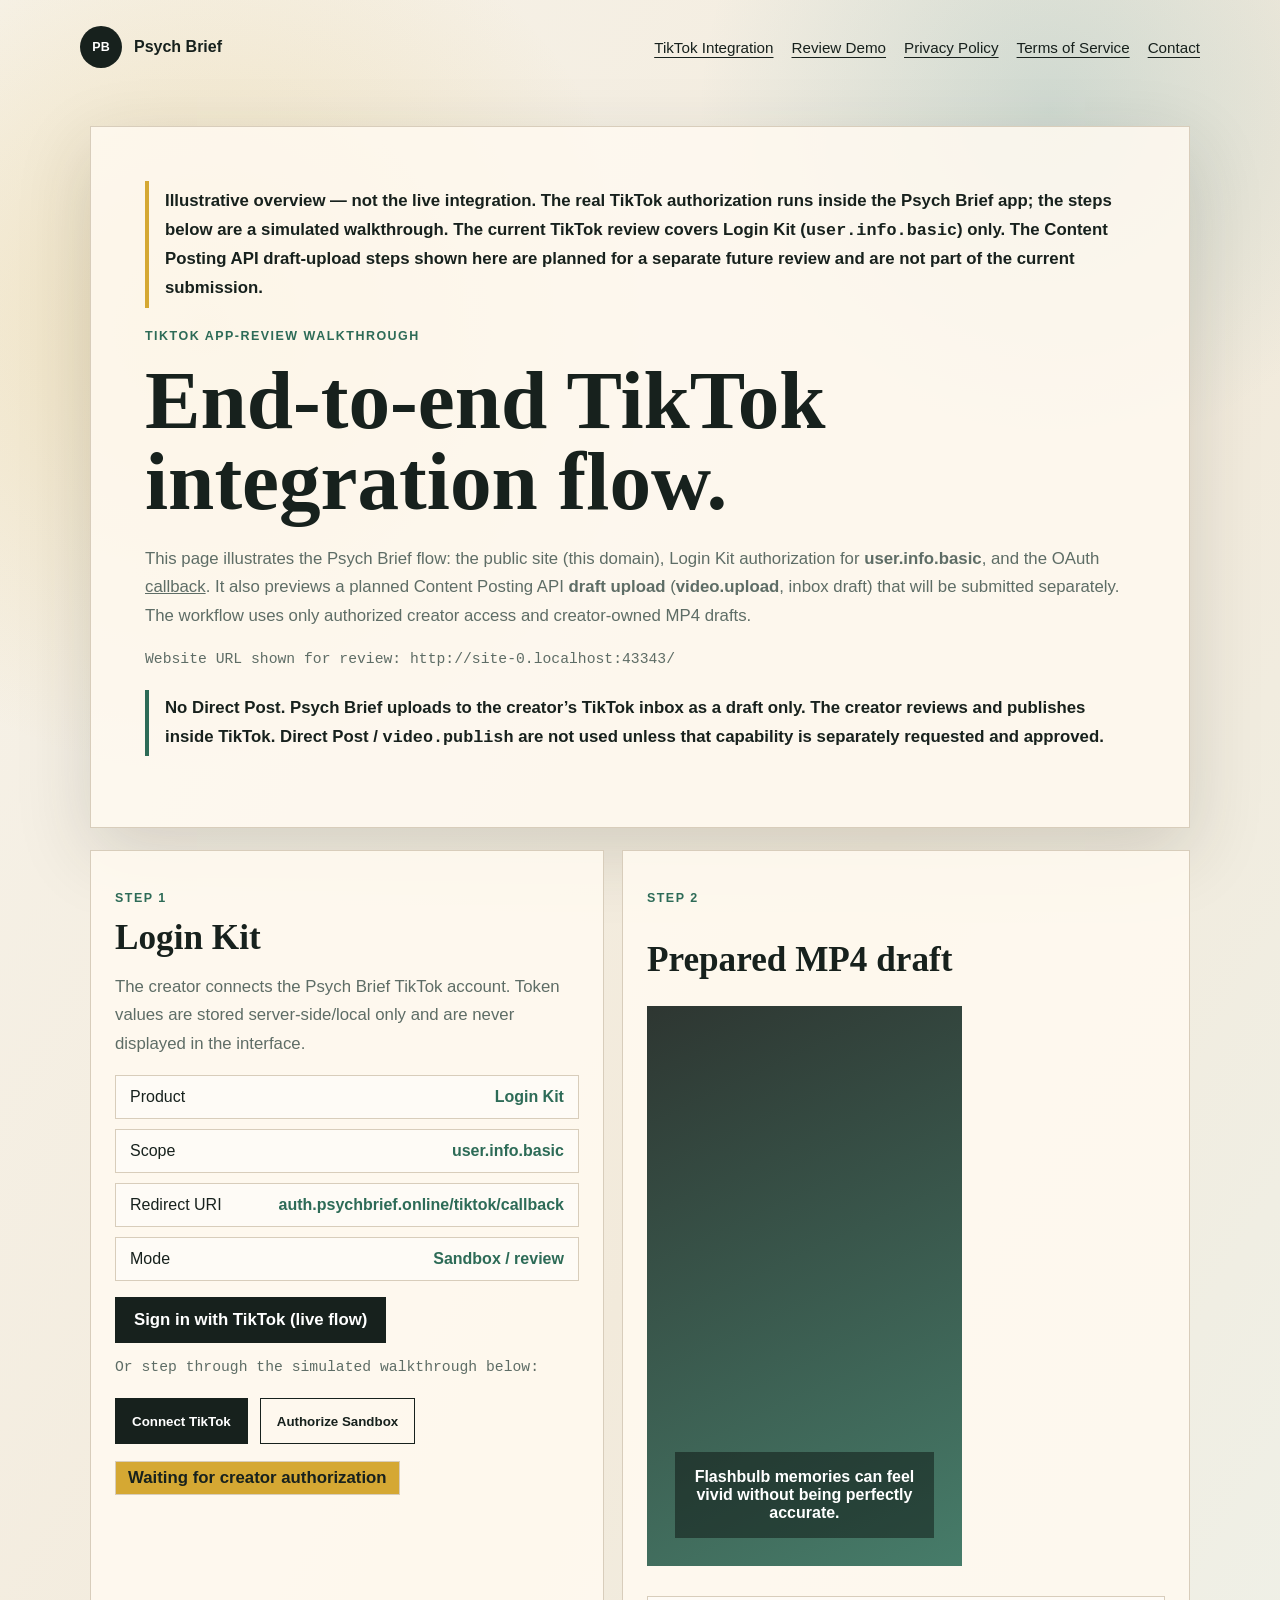
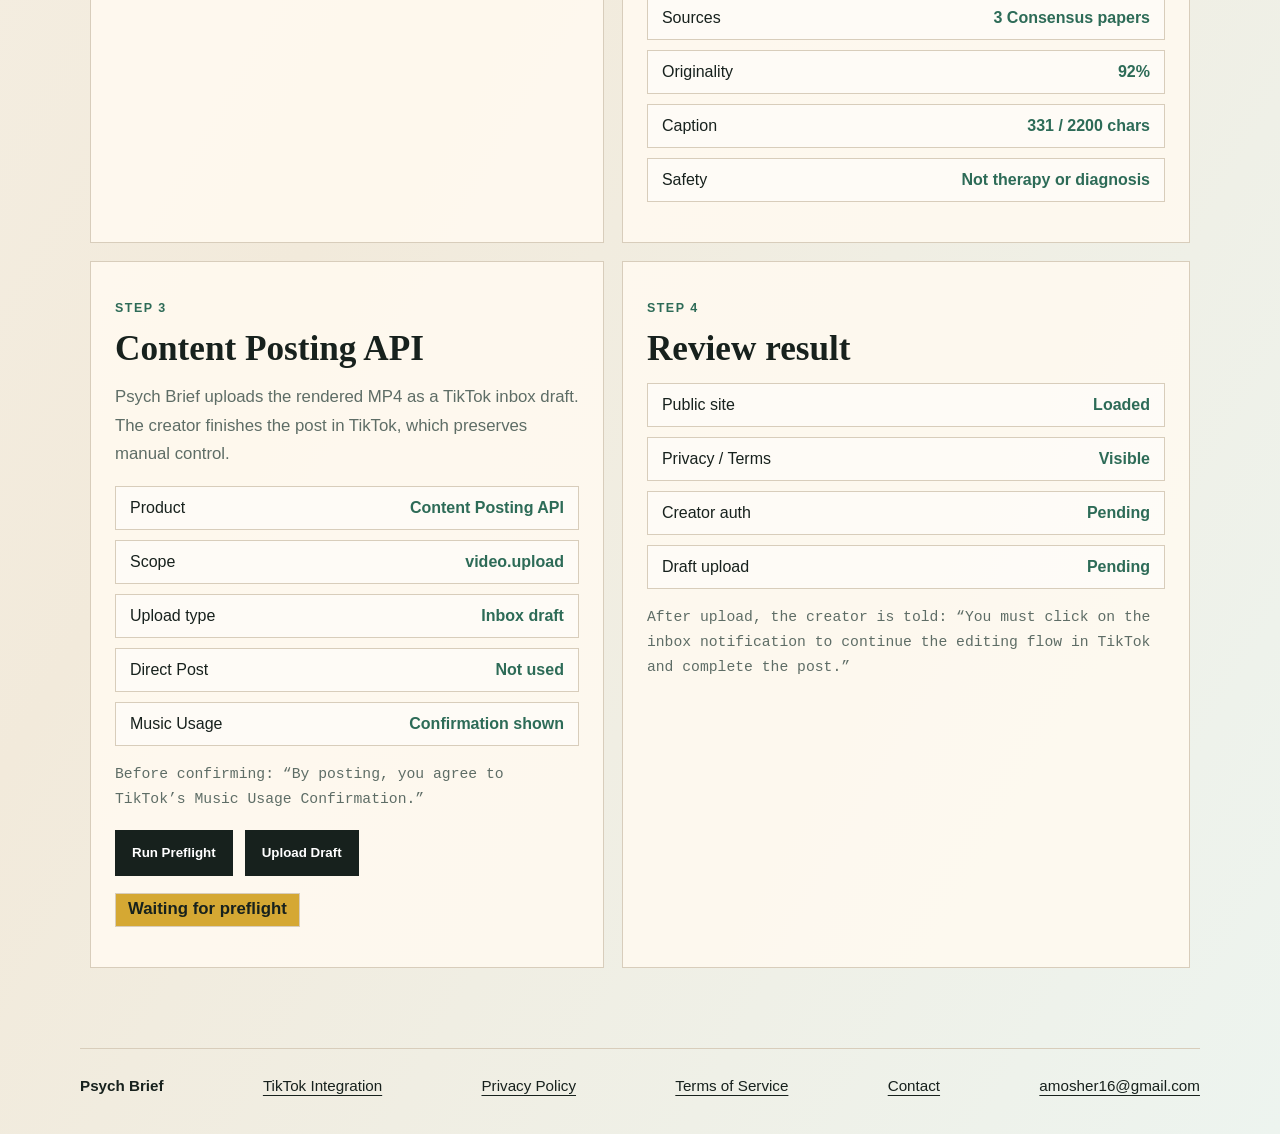
<file: review-demo.html>
<!doctype html>
<html lang="en">
  <head>
    <meta charset="utf-8" />
    <meta name="viewport" content="width=device-width, initial-scale=1" />
    <title>TikTok Integration Demo | Psych Brief</title>
    <meta name="description" content="Step-by-step walkthrough of the current Psych Brief TikTok Login Kit review flow, with future Content Posting API steps labeled as planned and illustrative." />
    <link rel="canonical" href="https://psychbrief.online/review-demo" />
    <link rel="icon" type="image/png" sizes="1024x1024" href="/psychbrief-app-icon.png" />
    <link rel="apple-touch-icon" href="/psychbrief-app-icon.png" />
    <link rel="stylesheet" href="/styles.css" />
    <style>
      .demo-shell {
        max-width: 1100px;
        margin: 32px auto 80px;
      }

      .demo-hero {
        border: 1px solid var(--line);
        background: rgba(255, 250, 240, 0.86);
        padding: clamp(26px, 5vw, 54px);
        box-shadow: var(--shadow);
      }

      .demo-hero h1 {
        font-size: clamp(2.7rem, 6.5vw, 5.7rem);
      }

      .demo-grid {
        display: grid;
        grid-template-columns: 0.95fr 1.05fr;
        gap: 18px;
        margin-top: 22px;
      }

      .demo-panel {
        border: 1px solid var(--line);
        background: rgba(255, 250, 240, 0.9);
        padding: 24px;
      }

      .demo-panel h2 {
        font-size: 2.2rem;
      }

      .scope-list,
      .flow-log {
        display: grid;
        gap: 10px;
        padding: 0;
        list-style: none;
      }

      .scope-list li,
      .flow-log li {
        display: flex;
        justify-content: space-between;
        gap: 18px;
        border: 1px solid var(--line);
        padding: 12px 14px;
        background: rgba(255, 255, 255, 0.5);
      }

      .scope-list strong,
      .flow-log strong {
        color: var(--moss);
      }

      .demo-actions {
        display: flex;
        flex-wrap: wrap;
        gap: 12px;
        margin-top: 18px;
      }

      .demo-button {
        min-height: 46px;
        padding: 0 16px;
        border: 1px solid var(--ink);
        color: #fff;
        background: var(--ink);
        font-weight: 900;
        cursor: pointer;
      }

      .demo-button.secondary {
        color: var(--ink);
        background: transparent;
      }

      .status-line {
        display: inline-flex;
        align-items: center;
        min-height: 34px;
        padding: 0 12px;
        border: 1px solid var(--line);
        color: #fff;
        background: var(--moss);
        font-weight: 900;
      }

      .status-line.waiting {
        color: var(--ink);
        background: var(--gold);
      }

      .draft-card {
        display: grid;
        gap: 14px;
      }

      .video-slab {
        aspect-ratio: 9 / 16;
        max-height: 560px;
        display: grid;
        place-items: end center;
        padding: 28px;
        color: #fff;
        background:
          linear-gradient(155deg, rgba(23, 33, 29, 0.9), rgba(45, 107, 87, 0.88)),
          repeating-linear-gradient(90deg, transparent 0 46px, rgba(255, 255, 255, 0.12) 47px 49px);
      }

      .video-slab span {
        width: 100%;
        padding: 16px;
        text-align: center;
        background: rgba(0, 0, 0, 0.42);
        font-weight: 900;
      }

      .mono {
        font-family: "Cascadia Mono", Consolas, monospace;
        font-size: 0.92rem;
      }

      @media (max-width: 820px) {
        .demo-grid {
          grid-template-columns: 1fr;
        }
      }
    </style>
  </head>
  <body>
    <header class="site-header">
      <a class="brand" href="/" aria-label="Psych Brief home">
        <span class="brand-mark" aria-hidden="true">PB</span>
        <span>Psych Brief</span>
      </a>
      <nav aria-label="Primary navigation">
        <a href="/tiktok">TikTok Integration</a>
        <a href="/review-demo" aria-current="page">Review Demo</a>
        <a href="/privacy">Privacy Policy</a>
        <a href="/terms">Terms of Service</a>
        <a href="/contact">Contact</a>
      </nav>
    </header>

    <main class="demo-shell">
      <section class="demo-hero">
        <p class="note" style="border-left:4px solid var(--gold);padding:6px 0 6px 16px;margin:0 0 18px;font-weight:700;color:var(--ink);">
          Illustrative overview &mdash; not the live integration. The real TikTok authorization runs
          inside the Psych Brief app; the steps below are a simulated walkthrough. <strong>The current
          TikTok review covers Login Kit (<code>user.info.basic</code>) only.</strong> The Content
          Posting API draft-upload steps shown here are <strong>planned</strong> for a separate future
          review and are not part of the current submission.
        </p>
        <p class="eyebrow">TikTok app-review walkthrough</p>
        <h1>End-to-end TikTok integration flow.</h1>
        <p>
          This page illustrates the Psych Brief flow: the public site (this domain), Login Kit
          authorization for <strong>user.info.basic</strong>, and the OAuth
          <a href="/tiktok/callback">callback</a>. It also previews a planned Content Posting API
          <strong>draft upload</strong> (<strong>video.upload</strong>, inbox draft) that will be
          submitted separately. The workflow uses only authorized creator access and creator-owned
          MP4 drafts.
        </p>
        <p class="mono">Website URL shown for review: <span id="reviewOrigin">this domain</span>/</p>
        <p class="note" style="border-left:4px solid var(--moss);padding:4px 0 4px 16px;margin-top:18px;font-weight:700;color:var(--ink);">
          No Direct Post. Psych Brief uploads to the creator&rsquo;s TikTok inbox as a draft only.
          The creator reviews and publishes inside TikTok. Direct Post / <code>video.publish</code>
          are not used unless that capability is separately requested and approved.
        </p>
      </section>

      <section class="demo-grid" aria-label="TikTok integration demo">
        <article class="demo-panel" id="login-kit">
          <p class="eyebrow">Step 1</p>
          <h2>Login Kit</h2>
          <p>
            The creator connects the Psych Brief TikTok account. Token values are stored
            server-side/local only and are never displayed in the interface.
          </p>
          <ul class="scope-list">
            <li><span>Product</span><strong>Login Kit</strong></li>
            <li><span>Scope</span><strong>user.info.basic</strong></li>
            <li><span>Redirect URI</span><strong>auth.psychbrief.online/tiktok/callback</strong></li>
            <li><span>Mode</span><strong>Sandbox / review</strong></li>
          </ul>
          <p style="margin:0 0 12px;">
            <a class="button primary" href="https://auth.psychbrief.online/tiktok/login">Sign in with TikTok (live flow)</a>
          </p>
          <p class="mono" style="margin:0 0 14px;">Or step through the simulated walkthrough below:</p>
          <div class="demo-actions">
            <button class="demo-button" id="connectButton" type="button">Connect TikTok</button>
            <button class="demo-button secondary" id="authorizeButton" type="button">Authorize Sandbox</button>
          </div>
          <p><span class="status-line waiting" id="loginStatus">Waiting for creator authorization</span></p>
        </article>

        <article class="demo-panel draft-card" id="draft">
          <p class="eyebrow">Step 2</p>
          <h2>Prepared MP4 draft</h2>
          <div class="video-slab">
            <span>Flashbulb memories can feel vivid without being perfectly accurate.</span>
          </div>
          <ul class="flow-log">
            <li><span>Sources</span><strong>3 Consensus papers</strong></li>
            <li><span>Originality</span><strong>92%</strong></li>
            <li><span>Caption</span><strong>331 / 2200 chars</strong></li>
            <li><span>Safety</span><strong>Not therapy or diagnosis</strong></li>
          </ul>
        </article>

        <article class="demo-panel" id="upload">
          <p class="eyebrow">Step 3</p>
          <h2>Content Posting API</h2>
          <p>
            Psych Brief uploads the rendered MP4 as a TikTok inbox draft. The creator
            finishes the post in TikTok, which preserves manual control.
          </p>
          <ul class="scope-list">
            <li><span>Product</span><strong>Content Posting API</strong></li>
            <li><span>Scope</span><strong>video.upload</strong></li>
            <li><span>Upload type</span><strong>Inbox draft</strong></li>
            <li><span>Direct Post</span><strong>Not used</strong></li>
            <li><span>Music Usage</span><strong>Confirmation shown</strong></li>
          </ul>
          <p class="mono">Before confirming: &ldquo;By posting, you agree to TikTok&rsquo;s Music Usage Confirmation.&rdquo;</p>
          <div class="demo-actions">
            <button class="demo-button" id="preflightButton" type="button">Run Preflight</button>
            <button class="demo-button" id="uploadButton" type="button">Upload Draft</button>
          </div>
          <p><span class="status-line waiting" id="uploadStatus">Waiting for preflight</span></p>
        </article>

        <article class="demo-panel" id="result">
          <p class="eyebrow">Step 4</p>
          <h2>Review result</h2>
          <ul class="flow-log" id="flowLog">
            <li><span>Public site</span><strong>Loaded</strong></li>
            <li><span>Privacy / Terms</span><strong>Visible</strong></li>
            <li><span>Creator auth</span><strong>Pending</strong></li>
            <li><span>Draft upload</span><strong>Pending</strong></li>
          </ul>
          <p class="mono">After upload, the creator is told: &ldquo;You must click on the inbox notification to continue the editing flow in TikTok and complete the post.&rdquo;</p>
        </article>
      </section>
    </main>

    <footer>
      <span>Psych Brief</span>
      <a href="/tiktok">TikTok Integration</a>
      <a href="/privacy">Privacy Policy</a>
      <a href="/terms">Terms of Service</a>
      <a href="/contact">Contact</a>
      <a href="mailto:amosher16@gmail.com">amosher16@gmail.com</a>
    </footer>

    <script>
      const loginStatus = document.querySelector("#loginStatus");
      const uploadStatus = document.querySelector("#uploadStatus");
      const flowLog = document.querySelector("#flowLog");
      const reviewOrigin = document.querySelector("#reviewOrigin");
      reviewOrigin.textContent = window.location.origin;

      function setLog(auth, upload) {
        flowLog.innerHTML = `
          <li><span>Public site</span><strong>Loaded</strong></li>
          <li><span>Privacy / Terms</span><strong>Visible</strong></li>
          <li><span>Creator auth</span><strong>${auth}</strong></li>
          <li><span>Draft upload</span><strong>${upload}</strong></li>
        `;
      }

      document.querySelector("#connectButton").addEventListener("click", () => {
        loginStatus.textContent = "Opening TikTok Login Kit sandbox authorization for user.info.basic";
        setLog("Authorization opened", "Pending");
      });

      document.querySelector("#authorizeButton").addEventListener("click", () => {
        loginStatus.textContent = "Authorized: user.info.basic granted";
        loginStatus.classList.remove("waiting");
        setLog("Connected", "Pending");
      });

      document.querySelector("#preflightButton").addEventListener("click", () => {
        uploadStatus.textContent = "Preflight passed: MP4, caption, sources, and safety checks ready";
        uploadStatus.classList.remove("waiting");
        setLog("Connected", "Preflight passed");
      });

      document.querySelector("#uploadButton").addEventListener("click", () => {
        uploadStatus.textContent = "Sandbox upload complete: video.upload inbox draft created";
        uploadStatus.classList.remove("waiting");
        setLog("Connected", "Inbox draft created");
      });
    </script>
  </body>
</html>
</file>
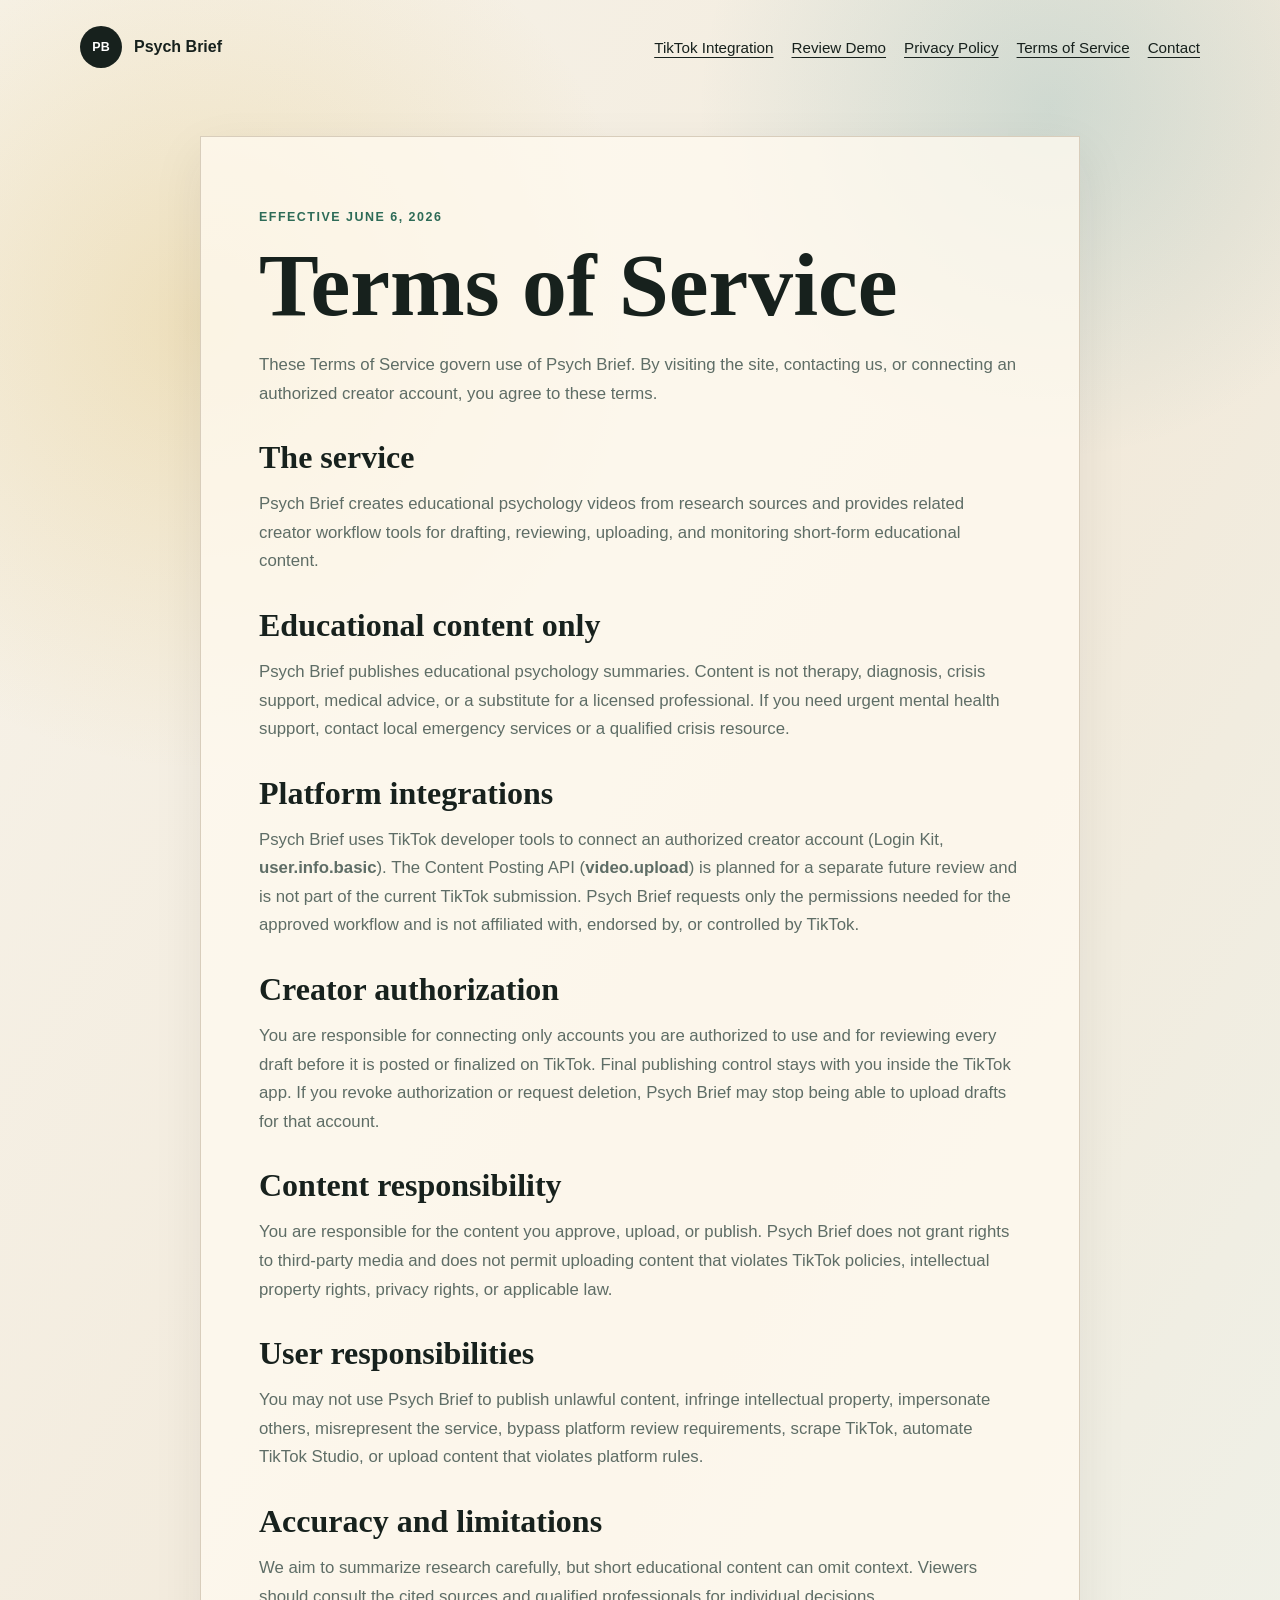
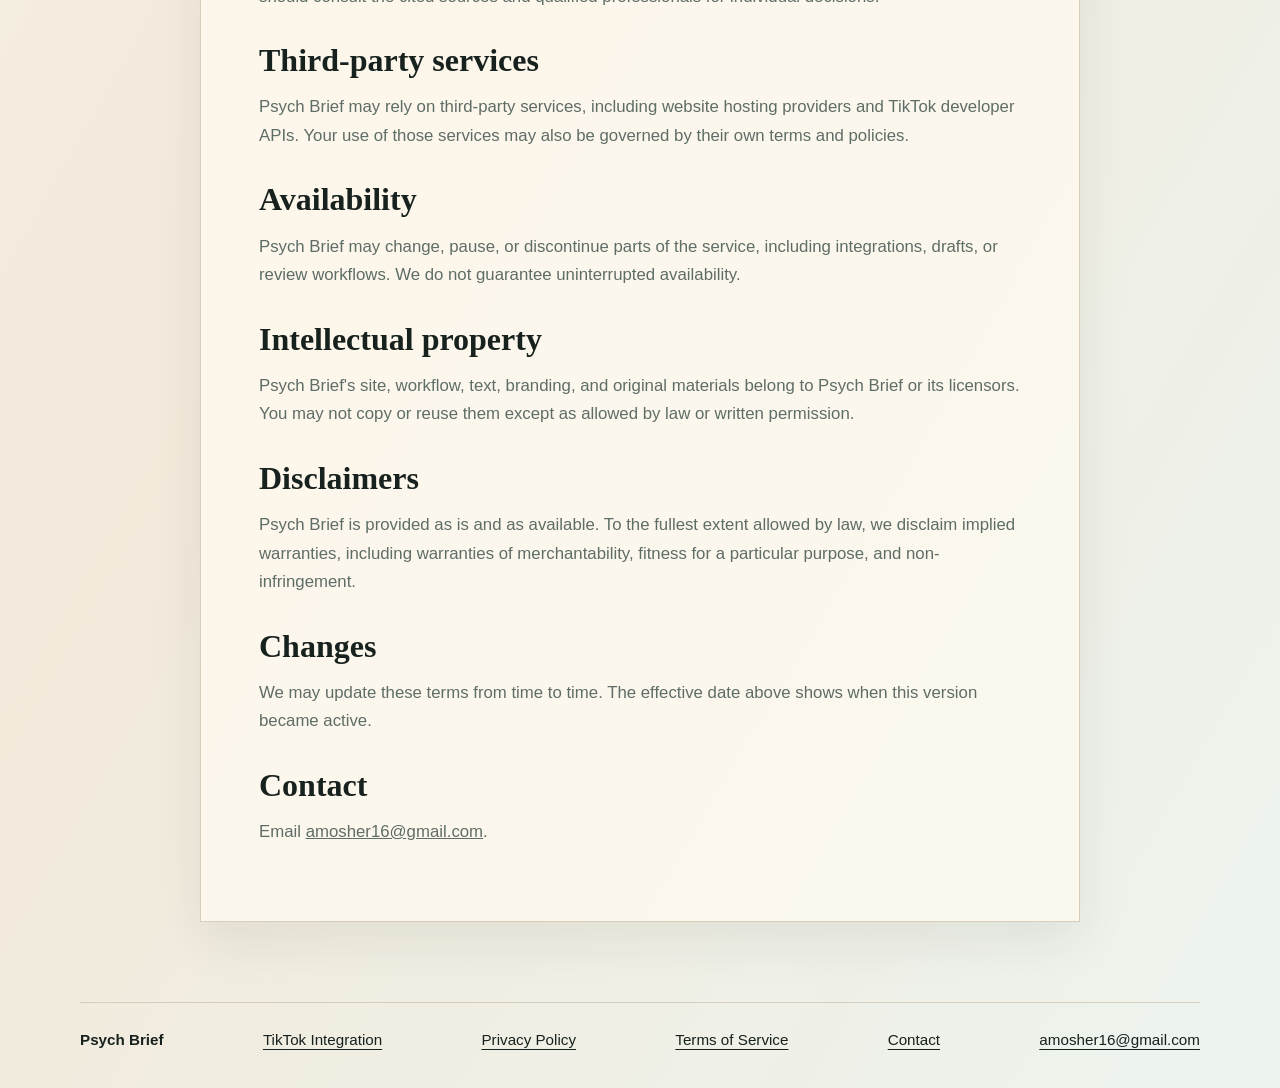
<file: terms.html>
<!doctype html>
<html lang="en">
  <head>
    <meta charset="utf-8" />
    <meta name="viewport" content="width=device-width, initial-scale=1" />
    <title>Terms of Service | Psych Brief</title>
    <meta
      name="description"
      content="Terms of Service for Psych Brief, an educational psychology media and creator workflow."
    />
    <link rel="canonical" href="https://psychbrief.online/terms" />
    <link rel="icon" type="image/png" sizes="1024x1024" href="/psychbrief-app-icon.png" />
    <link rel="apple-touch-icon" href="/psychbrief-app-icon.png" />
    <link rel="stylesheet" href="/styles.css" />
  </head>
  <body>
    <header class="site-header">
      <a class="brand" href="/" aria-label="Psych Brief home">
        <span class="brand-mark" aria-hidden="true">PB</span>
        <span>Psych Brief</span>
      </a>
      <nav aria-label="Primary navigation">
        <a href="/tiktok">TikTok Integration</a>
        <a href="/review-demo">Review Demo</a>
        <a href="/privacy">Privacy Policy</a>
        <a aria-current="page" href="/terms">Terms of Service</a>
        <a href="/contact">Contact</a>
      </nav>
    </header>

    <main class="legal">
      <p class="eyebrow">Effective June 6, 2026</p>
      <h1>Terms of Service</h1>
      <p>
        These Terms of Service govern use of Psych Brief. By visiting the site, contacting us, or
        connecting an authorized creator account, you agree to these terms.
      </p>

      <h2>The service</h2>
      <p>
        Psych Brief creates educational psychology videos from research sources and provides related
        creator workflow tools for drafting, reviewing, uploading, and monitoring short-form
        educational content.
      </p>

      <h2>Educational content only</h2>
      <p>
        Psych Brief publishes educational psychology summaries. Content is not therapy, diagnosis,
        crisis support, medical advice, or a substitute for a licensed professional. If you need
        urgent mental health support, contact local emergency services or a qualified crisis resource.
      </p>

      <h2>Platform integrations</h2>
      <p>
        Psych Brief uses TikTok developer tools to connect an authorized creator account
        (Login Kit, <strong>user.info.basic</strong>). The Content Posting API
        (<strong>video.upload</strong>) is planned for a separate future review and is not part of the
        current TikTok submission. Psych Brief requests only the permissions needed for the approved
        workflow and is not affiliated with, endorsed by, or controlled by TikTok.
      </p>

      <h2>Creator authorization</h2>
      <p>
        You are responsible for connecting only accounts you are authorized to use and for reviewing
        every draft before it is posted or finalized on TikTok. Final publishing control stays with
        you inside the TikTok app. If you revoke authorization or request deletion, Psych Brief may
        stop being able to upload drafts for that account.
      </p>

      <h2>Content responsibility</h2>
      <p>
        You are responsible for the content you approve, upload, or publish. Psych Brief does not
        grant rights to third-party media and does not permit uploading content that violates TikTok
        policies, intellectual property rights, privacy rights, or applicable law.
      </p>

      <h2>User responsibilities</h2>
      <p>
        You may not use Psych Brief to publish unlawful content, infringe intellectual property,
        impersonate others, misrepresent the service, bypass platform review requirements, scrape
        TikTok, automate TikTok Studio, or upload content that violates platform rules.
      </p>

      <h2>Accuracy and limitations</h2>
      <p>
        We aim to summarize research carefully, but short educational content can omit context. Viewers
        should consult the cited sources and qualified professionals for individual decisions.
      </p>

      <h2>Third-party services</h2>
      <p>
        Psych Brief may rely on third-party services, including website hosting providers and TikTok
        developer APIs. Your use of those services may also be governed by their own terms and
        policies.
      </p>

      <h2>Availability</h2>
      <p>
        Psych Brief may change, pause, or discontinue parts of the service, including integrations,
        drafts, or review workflows. We do not guarantee uninterrupted availability.
      </p>

      <h2>Intellectual property</h2>
      <p>
        Psych Brief's site, workflow, text, branding, and original materials belong to Psych Brief or
        its licensors. You may not copy or reuse them except as allowed by law or written permission.
      </p>

      <h2>Disclaimers</h2>
      <p>
        Psych Brief is provided as is and as available. To the fullest extent allowed by law, we
        disclaim implied warranties, including warranties of merchantability, fitness for a particular
        purpose, and non-infringement.
      </p>

      <h2>Changes</h2>
      <p>
        We may update these terms from time to time. The effective date above shows when this version
        became active.
      </p>

      <h2>Contact</h2>
      <p>
        Email <a href="mailto:amosher16@gmail.com">amosher16@gmail.com</a>.
      </p>
    </main>

    <footer>
      <span>Psych Brief</span>
      <a href="/tiktok">TikTok Integration</a>
      <a href="/privacy">Privacy Policy</a>
      <a href="/terms">Terms of Service</a>
      <a href="/contact">Contact</a>
      <a href="mailto:amosher16@gmail.com">amosher16@gmail.com</a>
    </footer>
  </body>
</html>
</file>
<file: styles.css>
:root {
  color-scheme: light;
  --ink: #17211d;
  --muted: #5e6d66;
  --paper: #f7f3ea;
  --panel: #fffaf0;
  --line: #d8cdbb;
  --moss: #2d6b57;
  --coral: #cc4f3c;
  --gold: #d5a833;
  --cyan: #2d8493;
  --shadow: 0 24px 70px rgba(42, 44, 36, 0.16);
}

* {
  box-sizing: border-box;
}

body {
  margin: 0;
  font-family: "Aptos", "Segoe UI", sans-serif;
  color: var(--ink);
  background:
    radial-gradient(circle at 16% 12%, rgba(213, 168, 51, 0.24), transparent 28rem),
    radial-gradient(circle at 82% 4%, rgba(45, 132, 147, 0.18), transparent 22rem),
    linear-gradient(120deg, #f7f3ea 0%, #f2eadb 48%, #edf4ef 100%);
}

a {
  color: inherit;
}

.site-header,
footer {
  width: min(1120px, calc(100% - 32px));
  margin: 0 auto;
  display: flex;
  align-items: center;
  justify-content: space-between;
  gap: 24px;
}

.site-header {
  padding: 26px 0;
}

.brand {
  display: inline-flex;
  align-items: center;
  gap: 12px;
  text-decoration: none;
  font-weight: 800;
  letter-spacing: 0;
}

.brand-mark {
  display: grid;
  place-items: center;
  width: 42px;
  height: 42px;
  color: #fff;
  background: var(--ink);
  border-radius: 50%;
  font-size: 0.78rem;
}

nav,
footer {
  font-size: 0.95rem;
}

nav {
  display: flex;
  flex-wrap: wrap;
  justify-content: flex-end;
  gap: 18px;
}

nav a,
footer a {
  text-underline-offset: 4px;
}

main {
  width: min(1120px, calc(100% - 32px));
  margin: 0 auto;
}

.hero {
  min-height: calc(100vh - 126px);
  display: grid;
  grid-template-columns: minmax(0, 1fr) minmax(320px, 0.82fr);
  gap: 56px;
  align-items: center;
  padding: 38px 0 72px;
}

.eyebrow {
  color: var(--moss);
  font-weight: 800;
  text-transform: uppercase;
  letter-spacing: 0.12em;
  font-size: 0.78rem;
}

h1,
h2 {
  font-family: Georgia, "Times New Roman", serif;
  letter-spacing: 0;
  line-height: 0.98;
}

h1 {
  margin: 12px 0 22px;
  font-size: clamp(3rem, 8vw, 6.8rem);
  max-width: 850px;
}

h2 {
  margin: 8px 0 14px;
  font-size: clamp(1.8rem, 4vw, 3.25rem);
}

p {
  color: var(--muted);
  line-height: 1.7;
  font-size: 1.05rem;
}

.hero-copy > p:not(.eyebrow) {
  max-width: 650px;
  font-size: 1.18rem;
}

.hero-actions {
  display: flex;
  flex-wrap: wrap;
  gap: 14px;
  margin-top: 30px;
}

.button {
  display: inline-flex;
  align-items: center;
  min-height: 46px;
  padding: 0 18px;
  border: 1px solid var(--ink);
  text-decoration: none;
  font-weight: 800;
}

.button.primary {
  color: #fff;
  background: var(--ink);
}

.button.secondary {
  background: rgba(255, 255, 255, 0.45);
}

.brief-visual {
  position: relative;
  min-height: 610px;
}

.paper-card,
.video-frame {
  position: absolute;
  border: 1px solid var(--line);
  background: rgba(255, 250, 240, 0.92);
  box-shadow: var(--shadow);
}

.paper-card {
  width: 260px;
  padding: 20px;
  z-index: 2;
}

.paper-card span {
  color: var(--coral);
  font-size: 0.76rem;
  font-weight: 800;
  text-transform: uppercase;
  letter-spacing: 0.1em;
}

.paper-card strong {
  display: block;
  margin-top: 12px;
  font-size: 1.35rem;
}

.paper-card.one {
  top: 20px;
  left: 0;
  transform: rotate(-4deg);
}

.paper-card.two {
  right: 0;
  bottom: 38px;
  transform: rotate(4deg);
}

.video-frame {
  inset: 110px 54px 105px 70px;
  z-index: 1;
  display: grid;
  place-items: end center;
  overflow: hidden;
  background:
    linear-gradient(155deg, rgba(23, 33, 29, 0.88), rgba(45, 107, 87, 0.82)),
    repeating-linear-gradient(90deg, transparent 0 46px, rgba(255, 255, 255, 0.12) 47px 49px);
}

.video-frame::before {
  content: "";
  position: absolute;
  inset: 42px;
  border: 1px solid rgba(255, 255, 255, 0.28);
}

.caption-bar {
  position: relative;
  width: calc(100% - 42px);
  margin-bottom: 28px;
  padding: 14px;
  color: #fff;
  background: rgba(0, 0, 0, 0.42);
  text-align: center;
  font-weight: 800;
}

.pulse-dot {
  position: absolute;
  top: 30px;
  right: 30px;
  width: 18px;
  height: 18px;
  border-radius: 50%;
  background: var(--coral);
  box-shadow: 0 0 0 10px rgba(204, 79, 60, 0.22);
}

.section-grid {
  display: grid;
  grid-template-columns: repeat(3, minmax(0, 1fr));
  gap: 18px;
  padding: 40px 0 90px;
}

.section-grid article,
.policy-band,
.legal {
  border: 1px solid var(--line);
  background: rgba(255, 250, 240, 0.78);
  box-shadow: 0 18px 48px rgba(42, 44, 36, 0.08);
}

.section-grid article {
  padding: 26px;
}

.step {
  color: var(--coral);
  font-weight: 900;
}

.policy-band {
  display: grid;
  grid-template-columns: minmax(0, 1fr) 280px;
  gap: 30px;
  align-items: center;
  padding: 34px;
  margin-bottom: 80px;
}

.policy-links {
  display: grid;
  gap: 12px;
}

.policy-links a {
  padding: 14px 16px;
  background: var(--ink);
  color: #fff;
  text-decoration: none;
  font-weight: 800;
  text-align: center;
}

.legal {
  max-width: 880px;
  padding: clamp(28px, 5vw, 58px);
  margin: 42px auto 80px;
}

.legal h1 {
  font-size: clamp(2.8rem, 7vw, 5.8rem);
}

.legal h2 {
  margin-top: 34px;
  font-size: 2rem;
}

footer {
  padding: 28px 0 40px;
  border-top: 1px solid var(--line);
  flex-wrap: wrap;
}

footer span {
  font-weight: 900;
}

@media (max-width: 820px) {
  .site-header,
  footer {
    align-items: flex-start;
    flex-direction: column;
  }

  nav {
    justify-content: flex-start;
  }

  .hero,
  .section-grid,
  .policy-band {
    grid-template-columns: 1fr;
  }

  .hero {
    min-height: auto;
    gap: 24px;
  }

  .brief-visual {
    min-height: 520px;
  }

  .video-frame {
    inset: 95px 22px 105px;
  }

  .paper-card.two {
    right: 8px;
  }
}
</file>
